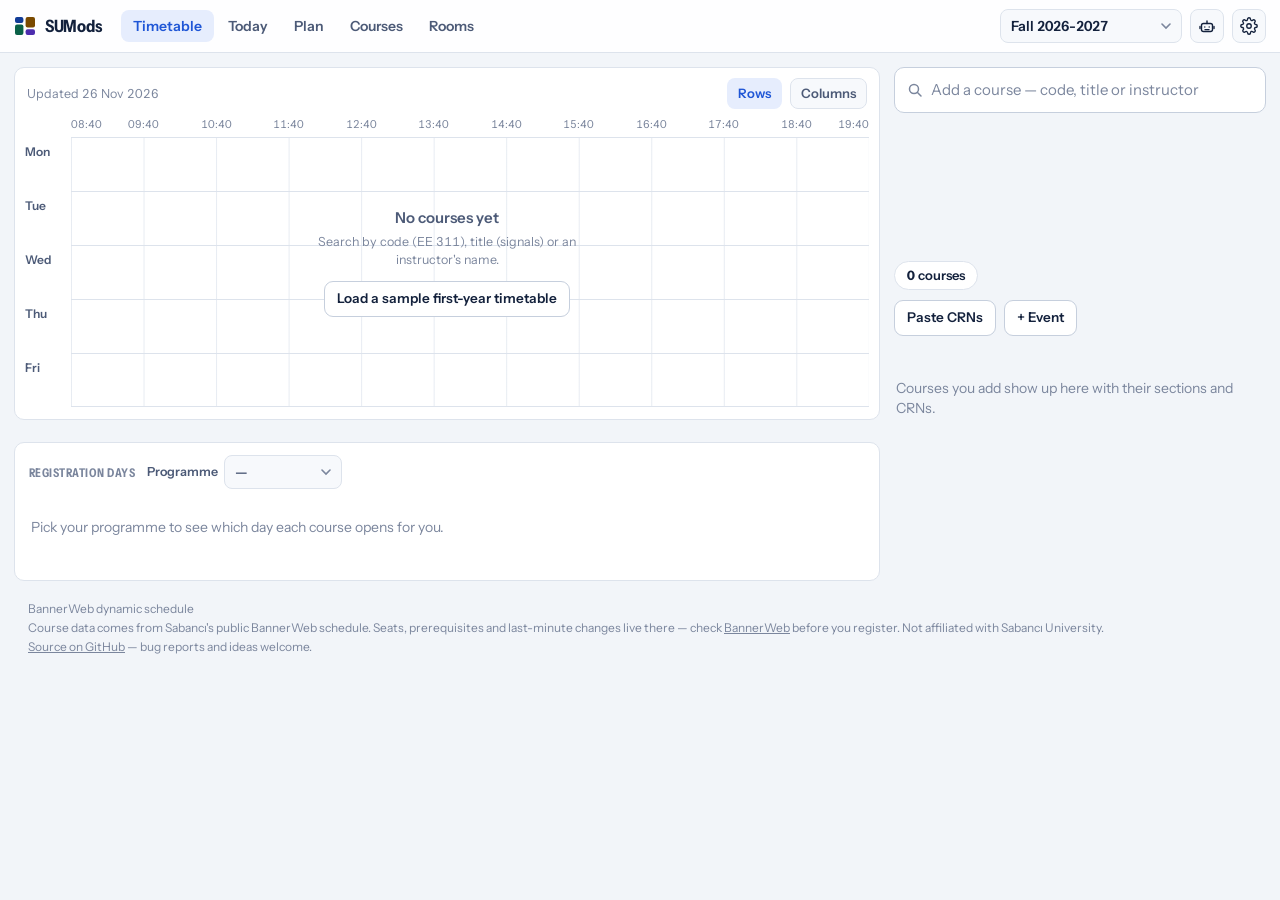
<file: index.html>
<!doctype html>
<html lang="en">
<head>
<meta charset="utf-8">
<meta name="viewport" content="width=device-width, initial-scale=1, viewport-fit=cover">
<title>SUMods — Sabancı timetable planner</title>
<meta name="description" content="Build your Sabancı University timetable from the live BannerWeb schedule: search courses, swap sections, spot clashes and copy CRNs for registration.">
<meta name="theme-color" content="#f2f5f9">
<link rel="preconnect" href="https://fonts.googleapis.com">
<link rel="preconnect" href="https://fonts.gstatic.com" crossorigin>
<link rel="stylesheet" href="https://fonts.googleapis.com/css2?family=Instrument+Sans:wdth,wght@75..100,400..700&display=swap">
<link rel="stylesheet" href="app.css">
<link rel="manifest" href="manifest.webmanifest">
<link rel="apple-touch-icon" href="icons/icon-192.png">
<link rel="icon" href="icons/icon-192.png">
</head>
<body>

<header class="topbar">
  <div class="brand">
    <svg width="22" height="22" viewBox="0 0 22 22" aria-hidden="true">
      <rect x="1" y="2" width="8.4" height="6" rx="2" fill="var(--c0-ink)"></rect>
      <rect x="11.6" y="2" width="9.4" height="10.6" rx="2" fill="var(--c2-ink)"></rect>
      <rect x="1" y="9.6" width="8.4" height="10.4" rx="2" fill="var(--c1-ink)"></rect>
      <rect x="11.6" y="14.2" width="9.4" height="5.8" rx="2" fill="var(--c4-ink)"></rect>
    </svg>
    <span>SUMods</span>
  </div>
  <nav class="tabs" role="tablist" aria-label="Sections">
    <button type="button" role="tab" data-view="timetable" aria-selected="true">Timetable</button>
    <button type="button" role="tab" data-view="today" aria-selected="false">Today</button>
    <button type="button" role="tab" data-view="plan" aria-selected="false">Plan</button>
    <button type="button" role="tab" data-view="courses" aria-selected="false">Courses</button>
    <button type="button" role="tab" data-view="rooms" aria-selected="false">Rooms</button>
  </nav>
  <div class="topbar-right">
    <select class="select" id="term-select" aria-label="Term"></select>
    <button class="icon-btn" id="theme-btn" type="button" aria-label="Theme"></button>
    <button class="icon-btn" id="settings-btn" type="button" aria-label="Settings" title="Settings">
      <svg width="18" height="18" viewBox="0 0 24 24" fill="none" stroke="currentColor" stroke-width="1.8" stroke-linecap="round" stroke-linejoin="round" aria-hidden="true"><circle cx="12" cy="12" r="3"></circle><path d="M19.4 15a1.65 1.65 0 0 0 .33 1.82l.06.06a2 2 0 1 1-2.83 2.83l-.06-.06a1.65 1.65 0 0 0-1.82-.33 1.65 1.65 0 0 0-1 1.51V21a2 2 0 1 1-4 0v-.09A1.65 1.65 0 0 0 9 19.4a1.65 1.65 0 0 0-1.82.33l-.06.06a2 2 0 1 1-2.83-2.83l.06-.06A1.65 1.65 0 0 0 4.68 15a1.65 1.65 0 0 0-1.51-1H3a2 2 0 1 1 0-4h.09A1.65 1.65 0 0 0 4.6 9a1.65 1.65 0 0 0-.33-1.82l-.06-.06a2 2 0 1 1 2.83-2.83l.06.06A1.65 1.65 0 0 0 9 4.68a1.65 1.65 0 0 0 1-1.51V3a2 2 0 1 1 4 0v.09a1.65 1.65 0 0 0 1 1.51 1.65 1.65 0 0 0 1.82-.33l.06-.06a2 2 0 1 1 2.83 2.83l-.06.06A1.65 1.65 0 0 0 19.4 9a1.65 1.65 0 0 0 1.51 1H21a2 2 0 1 1 0 4h-.09a1.65 1.65 0 0 0-1.51 1z"></path></svg>
    </button>
  </div>
</header>

<main>
  <div class="banner" id="preview-banner" hidden>
    <span>You're looking at a shared timetable.</span>
    <label id="preview-events" hidden><input type="checkbox" id="preview-events-cb" checked> Add its <span id="preview-events-n">0</span> custom event(s) as well</label>
    <button class="btn primary" id="preview-keep" type="button">Save as mine</button>
    <button class="btn quiet" id="preview-drop" type="button">Back to my timetable</button>
  </div>

  <!-- ----------------------------------------------------------------- plan -->
  <section class="view" id="view-plan" hidden>
    <div id="plan-body"></div>
  </section>

  <!-- ---------------------------------------------------------------- today -->
  <section class="view" id="view-today" hidden>
    <div class="today-days" id="today-body"></div>
  </section>

  <!-- ------------------------------------------------------------ timetable -->
  <section class="view" id="view-timetable">
    <div class="tt-layout">
      <div class="pane-search">
        <div class="search-wrap">
          <div class="search-field">
            <svg width="16" height="16" viewBox="0 0 16 16" fill="none" stroke="currentColor" stroke-width="1.5" stroke-linecap="round" aria-hidden="true"><circle cx="7" cy="7" r="4.5"></circle><path d="M10.5 10.5L14 14"></path></svg>
            <input id="search" type="search" autocomplete="off" spellcheck="false" placeholder="Add a course — code, title or instructor" aria-label="Add a course">
            <button class="search-clear" id="search-clear" type="button" aria-label="Clear">✕</button>
          </div>
          <div class="results" id="search-results" hidden></div>
        </div>
      </div>

      <div class="pane-grid">
        <div class="swapbar" id="swapbar" hidden></div>
        <div class="card grid-card">
          <div class="tt-toolbar">
            <span class="tt-meta" id="term-note"></span>
            <span class="spacer"></span>
            <button class="chip-btn" type="button" data-orientation="h" title="Days down the side">Rows</button>
            <button class="chip-btn" type="button" data-orientation="v" title="Days across the top">Columns</button>
          </div>
          <div id="grid"></div>
          <p class="tt-hint" id="hint" hidden>Tap a class to see the other slots it's taught in.</p>
        </div>
        <div class="tba-strip" id="tba-strip"></div>
        <div class="regdays card" id="regdays"></div>
      </div>

      <div class="pane-side">
        <div class="summary" id="summary"></div>
        <div class="actions" id="actions"></div>
        <div class="finals" id="finals"></div>
        <div class="course-list" id="course-list"></div>
      </div>
    </div>
  </section>

  <!-- -------------------------------------------------------------- courses -->
  <section class="view" id="view-courses" hidden>
    <div class="filters">
      <div class="search-wrap">
        <div class="search-field">
          <svg width="16" height="16" viewBox="0 0 16 16" fill="none" stroke="currentColor" stroke-width="1.5" stroke-linecap="round" aria-hidden="true"><circle cx="7" cy="7" r="4.5"></circle><path d="M10.5 10.5L14 14"></path></svg>
          <input id="cat-search" type="search" autocomplete="off" placeholder="Filter courses" aria-label="Filter courses">
        </div>
      </div>
      <select class="select" id="cat-subject" aria-label="Subject"></select>
      <div class="seg" id="cat-level">
        <button type="button" data-level="all" aria-pressed="true">All</button>
        <button type="button" data-level="ug" aria-pressed="false">Undergrad</button>
        <button type="button" data-level="gr" aria-pressed="false">Graduate</button>
        <button type="button" data-level="prep" aria-pressed="false">Prep</button>
      </div>
      <span class="cat-sub" id="cat-count"></span>
    </div>
    <div class="catalog" id="catalog"></div>
  </section>

  <!-- ---------------------------------------------------------------- rooms -->
  <section class="view" id="view-rooms" hidden>
    <div class="filters">
      <div class="search-wrap">
        <div class="search-field">
          <svg width="16" height="16" viewBox="0 0 16 16" fill="none" stroke="currentColor" stroke-width="1.5" stroke-linecap="round" aria-hidden="true"><circle cx="7" cy="7" r="4.5"></circle><path d="M10.5 10.5L14 14"></path></svg>
          <input id="room-search" type="search" autocomplete="off" placeholder="Filter rooms, e.g. FENS G0" aria-label="Filter rooms">
        </div>
      </div>
    </div>
    <div id="room-free"></div>
    <div class="room-grid-wrap" id="room-grid-wrap"></div>
  </section>

  <footer>
    <span id="source-note"></span><br>
    Course data comes from Sabancı's public BannerWeb schedule. Seats, prerequisites and last-minute changes live there —
    check <a href="https://suis.sabanciuniv.edu/prod/bwckschd.p_disp_dyn_sched" target="_blank" rel="noopener">BannerWeb</a> before you register.
    Not affiliated with Sabancı University.<br>
    <a href="https://github.com/rauhnacht/sumods" target="_blank" rel="noopener">Source on GitHub</a> — bug reports and ideas welcome.
  </footer>
</main>

<nav class="tabbar" aria-label="Sections">
  <button type="button" data-view="timetable" aria-selected="true">
    <svg width="18" height="18" viewBox="0 0 16 16" fill="none" stroke="currentColor" stroke-width="1.4" aria-hidden="true"><rect x="1.5" y="2.5" width="13" height="11" rx="1.5"></rect><path d="M1.5 6h13M6 6v7.5"></path></svg>
    Timetable
  </button>
  <button type="button" data-view="today" aria-selected="false">
    <svg width="18" height="18" viewBox="0 0 16 16" fill="none" stroke="currentColor" stroke-width="1.4" aria-hidden="true"><circle cx="8" cy="8" r="6.2"></circle><path d="M8 4.6V8l2.4 1.6"></path></svg>
    Today
  </button>
  <button type="button" data-view="plan" aria-selected="false">
    <svg width="18" height="18" viewBox="0 0 16 16" fill="none" stroke="currentColor" stroke-width="1.4" aria-hidden="true"><rect x="1.8" y="2.6" width="12.4" height="10.8" rx="1.6"></rect><path d="M1.8 6.2h12.4M5.6 6.2v7.2M10 2.6v10.8"></path></svg>
    Plan
  </button>
  <button type="button" data-view="courses" aria-selected="false">
    <svg width="18" height="18" viewBox="0 0 16 16" fill="none" stroke="currentColor" stroke-width="1.4" aria-hidden="true"><path d="M2.5 3.5h4a2 2 0 012 2v8a1.6 1.6 0 00-1.4-1H2.5zM13.5 3.5h-4a2 2 0 00-2 2v8a1.6 1.6 0 011.4-1h4.6z"></path></svg>
    Courses
  </button>
  <button type="button" data-view="rooms" aria-selected="false">
    <svg width="18" height="18" viewBox="0 0 16 16" fill="none" stroke="currentColor" stroke-width="1.4" aria-hidden="true"><path d="M4 2.5h8v11H4z"></path><circle cx="9.7" cy="8.2" r=".7" fill="currentColor" stroke="none"></circle></svg>
    Rooms
  </button>
</nav>

<div id="toast-host"></div>

<dialog id="dlg-crn">
  <div class="dlg-head">
    <h2>CRNs</h2>
    <button class="icon-btn" type="button" data-close aria-label="Close">✕</button>
  </div>
  <div class="dlg-body" id="crn-body"></div>
</dialog>

<dialog id="dlg-course">
  <div class="dlg-head">
    <h2 id="course-dlg-title">Course</h2>
    <button class="icon-btn" type="button" data-close aria-label="Close">✕</button>
  </div>
  <div class="dlg-body" id="course-body"></div>
  <div class="dlg-foot">
    <button class="btn primary" id="course-add" type="button">Add to timetable</button>
    <button class="btn quiet" type="button" data-close>Close</button>
  </div>
</dialog>

<dialog id="dlg-requirements" class="dlg-wide">
  <div class="dlg-head">
    <h2 id="req-dlg-title">Programme</h2>
    <button class="icon-btn" type="button" data-close aria-label="Close">✕</button>
  </div>
  <div class="req-tabs" id="req-tabs"></div>
  <div class="dlg-body" id="req-dlg-body"></div>
  <div class="dlg-foot">
    <button class="btn quiet" type="button" data-close>Close</button>
  </div>
</dialog>

<dialog id="dlg-finder" class="dlg-wide">
  <div class="dlg-head">
    <h2>Course finder</h2>
    <button class="icon-btn" type="button" data-close aria-label="Close">✕</button>
  </div>
  <div class="dlg-body">
    <p class="cat-sub">Courses that fit around what you already have — with your sections where they are, or after moving some of them.</p>
    <div class="fd-filters">
      <input id="fd-q" class="fd-input" type="search" placeholder="Code or title" autocomplete="off">
      <select class="select" id="fd-subj"></select>
      <select class="select" id="fd-level"><option value="">All levels</option><option value="UG">Undergraduate</option><option value="GR">Graduate</option><option value="PREP">Preparatory</option></select>
      <select class="select" id="fd-req"></select>
    </div>
    <div class="fd-toggles">
      <label><input type="checkbox" id="fd-move" checked> Allow moving my sections</label>
      <label><input type="checkbox" id="fd-seats"> Only sections with seats left</label>
      <label><input type="checkbox" id="fd-taken" checked> Hide courses I've passed</label>
    </div>
    <p class="cat-sub" id="fd-status"></p>
    <div id="fd-results" class="fd-results"></div>
  </div>
</dialog>

<dialog id="dlg-settings" class="dlg-wide">
  <div class="dlg-head">
    <h2>Settings</h2>
    <button class="icon-btn" type="button" data-close aria-label="Close">✕</button>
  </div>
  <div class="dlg-body" id="settings-body"></div>
</dialog>

<dialog id="dlg-event">
  <div class="dlg-head">
    <h2>Your own event</h2>
    <button class="icon-btn" type="button" data-close aria-label="Close">✕</button>
  </div>
  <div class="dlg-body">
    <p>Club meetings, a job, the gym — anything that isn't a course. It takes part in clash checks,
       the optimiser, the calendar file and the image.</p>
    <div class="event-grid">
      <label class="full">Title<input type="text" id="event-title" maxlength="40" placeholder="IEEE board meeting"></label>
      <label>Day<select class="select" id="event-day"></select></label>
      <label>Starts<input type="time" id="event-start" step="300"></label>
      <label>Ends<input type="time" id="event-end" step="300"></label>
      <label class="full">Where<input type="text" id="event-place" maxlength="40" placeholder="UC G030"></label>
    </div>
    <div class="palette" id="event-colors"></div>
  </div>
  <div class="dlg-foot">
    <button class="btn primary" id="event-save" type="button">Save</button>
    <button class="btn quiet" id="event-delete" type="button" hidden>Delete</button>
    <button class="btn quiet" type="button" data-close>Cancel</button>
  </div>
</dialog>

<dialog id="dlg-import">
  <div class="dlg-head">
    <h2>Import transcript</h2>
    <button class="icon-btn" type="button" data-close aria-label="Close">✕</button>
  </div>
  <div class="dlg-body" id="import-body"></div>
  <div class="dlg-foot">
    <button class="btn primary" id="import-apply" type="button" disabled>Add to my plan</button>
    <button class="btn quiet" type="button" data-close>Cancel</button>
  </div>
</dialog>

<dialog id="dlg-image">
  <div class="dlg-head">
    <h2>Save as image</h2>
    <button class="icon-btn" type="button" data-close aria-label="Close">✕</button>
  </div>
  <div class="dlg-body" id="image-body"></div>
  <div class="dlg-foot">
    <button class="btn primary" id="image-run" type="button">Save image</button>
    <button class="btn quiet" type="button" data-close>Cancel</button>
  </div>
</dialog>

<dialog id="dlg-export">
  <div class="dlg-head">
    <h2>Add to calendar</h2>
    <button class="icon-btn" type="button" data-close aria-label="Close">✕</button>
  </div>
  <div class="dlg-body" id="export-body"></div>
  <div class="dlg-foot">
    <button class="btn primary" id="export-run" type="button">Download .ics</button>
    <button class="btn quiet" type="button" data-close>Cancel</button>
  </div>
</dialog>

<dialog id="dlg-arrange">
  <div class="dlg-head">
    <h2>Optimiser</h2>
    <button class="icon-btn" type="button" data-close aria-label="Close">✕</button>
  </div>
  <div class="dlg-body">
    <p>Goes through every valid section combination of the courses in your timetable and ranks the
       ones that fit what you ask for. Nothing changes until you pick an option.</p>
    <div class="opt-grid">
      <label>No class before<select class="select" id="opt-earliest">
        <option value="0">any time</option>
        <option value="580">09:40</option>
        <option value="640">10:40</option>
        <option value="700">11:40</option>
        <option value="760">12:40</option>
      </select></label>
      <label>Done by<select class="select" id="opt-latest">
        <option value="0">any time</option>
        <option value="930">15:30</option>
        <option value="990">16:30</option>
        <option value="1050">17:30</option>
        <option value="1110">18:30</option>
      </select></label>
    </div>
    <label class="opt"><input type="checkbox" id="opt-lunch"><span>Keep 12:40–13:30 free for lunch</span></label>
    <label class="opt"><input type="checkbox" id="opt-days" checked><span>Fewer days on campus</span></label>
    <label class="opt"><input type="checkbox" id="opt-gaps" checked><span>Fewer gaps between classes</span></label>
    <label class="opt"><input type="checkbox" id="opt-keep"><span>Keep the lecture sections I chose</span></label>
    <div class="opt" style="padding-bottom:0"><span>Keep a day clear</span></div>
    <div class="daychips">
      <button type="button" data-day="0" aria-pressed="false">Mon</button>
      <button type="button" data-day="1" aria-pressed="false">Tue</button>
      <button type="button" data-day="2" aria-pressed="false">Wed</button>
      <button type="button" data-day="3" aria-pressed="false">Thu</button>
      <button type="button" data-day="4" aria-pressed="false">Fri</button>
    </div>
    <div id="arrange-results"></div>
  </div>
  <div class="dlg-foot">
    <button class="btn primary" id="arrange-run" type="button">Find options</button>
    <button class="btn quiet" type="button" data-close>Close</button>
  </div>
</dialog>

<script src="config.js"></script>
<script src="app.js"></script>
<script>
  // offline use on a deployed site; the bundled single-file build carries its own data
  if ('serviceWorker' in navigator && location.protocol.startsWith('http') && !window.SUMODS_DATA) {
    window.addEventListener('load', () => navigator.serviceWorker.register('sw.js').catch(() => {}));
  }
</script>
</body>
</html>
</file>
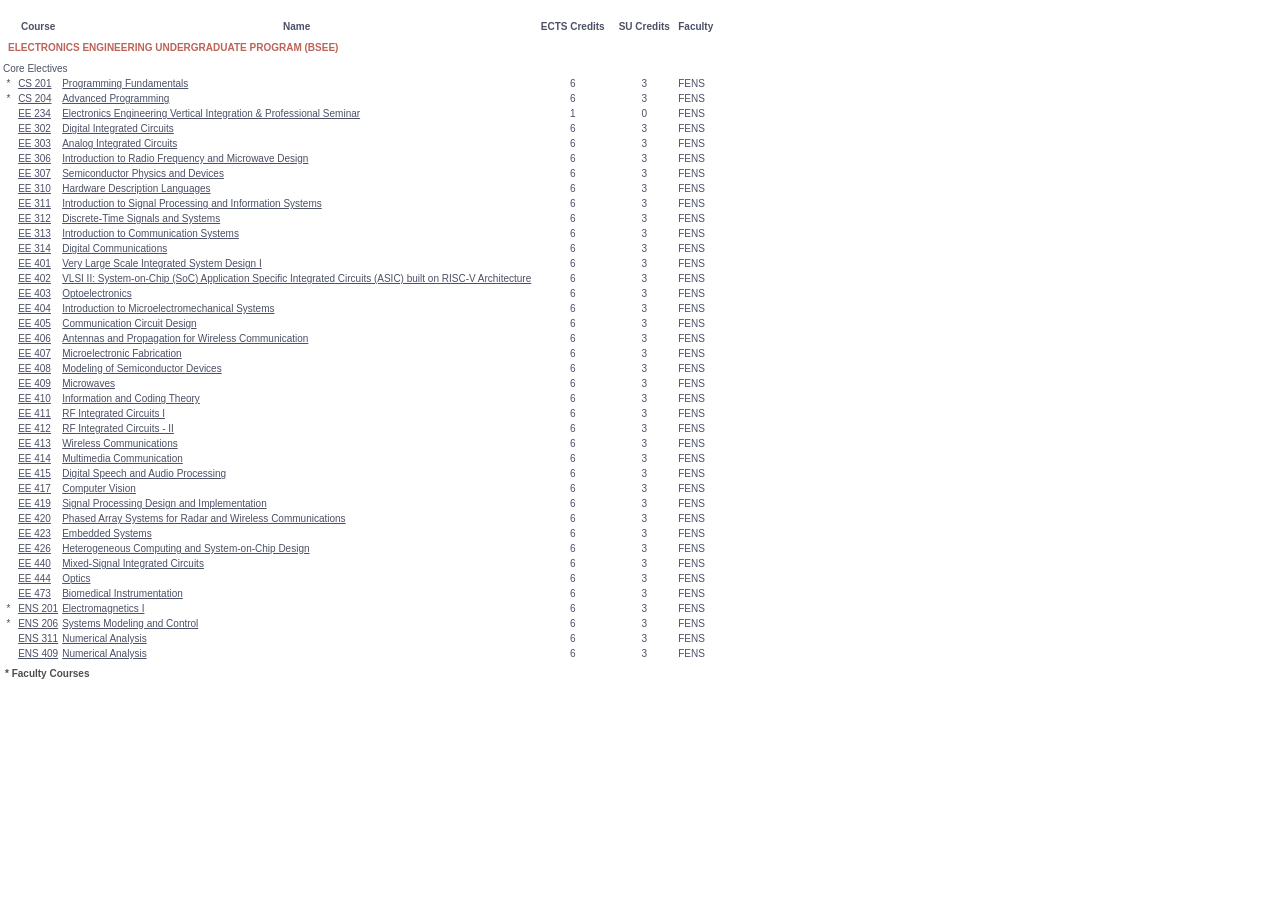
<file: core.html>
<html>
<head>
<meta charset="utf-8"/>

        <!-- Global site tag (gtag.js) - Google Analytics -->
        <script async src="https://www.googletagmanager.com/gtag/js?id=UA-87158618-4"></script>
        <script>
         window.dataLayer = window.dataLayer || [];
         function gtag(){dataLayer.push(arguments);}
         gtag("js", new Date());
        
         gtag("config", "UA-87158618-4");
        </script>
    
    
    

        <style type="text/css">
        <!--
          BODY {    MARGIN: 0px; COLOR: #4b5065; FONT-FAMILY: Arial, Helvetica, Tahoma; BACKGROUND-COLOR: #ffffff}
          A    {    FONT-SIZE: 10px; COLOR: #4b5065; LINE-HEIGHT: normal; FONT-FAMILY: Verdana, Arial, Helvetica, sans-serif}
          H1   {    PADDING-RIGHT: 5px; MARGIN-TOP: 6px; PADDING-LEFT: 5px; FONT-SIZE: 10px; MARGIN-BOTTOM: 6px; PADDING-BOTTOM: 0px; VERTICAL-ALIGN: top; COLOR: #bb6458; LINE-HEIGHT: normal; PADDING-TOP: 0px; FONT-FAMILY: Verdana, Arial, Helvetica, sans-serif}
          H2   {    PADDING-RIGHT: 5px; PADDING-LEFT: 5px; FONT-SIZE: 10px; PADDING-BOTTOM: 5px; VERTICAL-ALIGN: top; COLOR: #bb6458; LINE-HEIGHT: normal; PADDING-TOP: 5px; FONT-FAMILY: Verdana, Arial, Helvetica, sans-serif}
          H3   {    PADDING-RIGHT: 5px; PADDING-LEFT: 5px; FONT-SIZE: 10px; PADDING-BOTTOM: 5px; VERTICAL-ALIGN: top; COLOR: #4b5065; LINE-HEIGHT: normal; PADDING-TOP: 5px; FONT-FAMILY: Verdana, Arial, Helvetica, sans-serif}
          H4   {    PADDING-RIGHT: 5px; PADDING-LEFT: 5px; FONT-SIZE: 10px; PADDING-BOTTOM: 5px; VERTICAL-ALIGN: top; COLOR: #4b5065; LINE-HEIGHT: normal; PADDING-TOP: 5px; FONT-FAMILY: Verdana, Arial, Helvetica, sans-serif}
          H5   {    PADDING-RIGHT: 5px; MARGIN-TOP: 6px; PADDING-LEFT: 5px; FONT-SIZE: 10px; MARGIN-BOTTOM: 6px; PADDING-BOTTOM: 0px; VERTICAL-ALIGN: top; COLOR: #bb6458; LINE-HEIGHT: normal; PADDING-TOP: 0px; FONT-FAMILY: Verdana, Arial, Helvetica, sans-serif}
          P    {    PADDING-RIGHT: 5px; MARGIN-TOP: 6px; PADDING-LEFT: 5px; FONT-SIZE: 10px; MARGIN-BOTTOM: 6px; PADDING-BOTTOM: 0px; VERTICAL-ALIGN: top; COLOR: #4d4d4d; LINE-HEIGHT: normal; PADDING-TOP: 0px; FONT-FAMILY: Verdana, Arial, Helvetica, sans-serif}
          BLOCKQUOTE {    PADDING-RIGHT: 0px; PADDING-LEFT: 0px; FONT-SIZE: 10px; PADDING-BOTTOM: 0px; VERTICAL-ALIGN: top; COLOR: #4d4d4d; LINE-HEIGHT: normal; MARGIN-RIGHT: 0px; PADDING-TOP: 0px; FONT-FAMILY: Verdana, Arial, Helvetica, sans-serif; TEXT-ALIGN: left}
          PRE  {    PADDING-RIGHT: 5px; PADDING-LEFT: 5px; FONT-SIZE: 10px; PADDING-BOTTOM: 5px; VERTICAL-ALIGN: top; COLOR: #4d4d4d; LINE-HEIGHT: normal; PADDING-TOP: 5px; FONT-FAMILY: Verdana, Arial, Helvetica, sans-serif; TEXT-ALIGN: left}
          UL   {    PADDING-RIGHT: 5px; PADDING-LEFT: 5px; FONT-SIZE: 10px; PADDING-BOTTOM: 5px; MARGIN-LEFT: 10px; VERTICAL-ALIGN: top; COLOR: #4d4d4d; LINE-HEIGHT: normal; PADDING-TOP: 5px; FONT-FAMILY: Verdana, Arial, Helvetica, sans-serif; TEXT-ALIGN: left}
          OL   {    PADDING-RIGHT: 5px; PADDING-LEFT: 5px; FONT-SIZE: 10px; PADDING-BOTTOM: 5px; MARGIN-LEFT: 15px; VERTICAL-ALIGN: top; COLOR: #4d4d4d; LINE-HEIGHT: normal; PADDING-TOP: 5px; FONT-FAMILY: Verdana, Arial, Helvetica, sans-serif; TEXT-ALIGN: left}
          LI   {    PADDING-RIGHT: 5px; PADDING-LEFT: 5px; FONT-SIZE: 10px; PADDING-BOTTOM: 5px; MARGIN-LEFT: 20px; COLOR: #4d4d4d; LINE-HEIGHT: normal; PADDING-TOP: 5px; FONT-FAMILY: Verdana, Arial, Helvetica, sans-serif; TEXT-ALIGN: left}
          DL   {    PADDING-RIGHT: 5px; PADDING-LEFT: 5px; FONT-SIZE: 10px; PADDING-BOTTOM: 5px; VERTICAL-ALIGN: top; COLOR: #4b5065; LINE-HEIGHT: normal; PADDING-TOP: 5px; FONT-FAMILY: Verdana, Arial, Helvetica, sans-serif; TEXT-ALIGN: left}
          DT   {    PADDING-RIGHT: 5px; PADDING-LEFT: 5px; FONT-SIZE: 10px; PADDING-BOTTOM: 5px; VERTICAL-ALIGN: top; COLOR: #4b5065; LINE-HEIGHT: normal; PADDING-TOP: 5px; FONT-FAMILY: Verdana, Arial, Helvetica, sans-serif; TEXT-ALIGN: left}
          DD   {    PADDING-RIGHT: 5px; PADDING-LEFT: 5px; FONT-SIZE: 10px; PADDING-BOTTOM: 5px; VERTICAL-ALIGN: top; COLOR: #4b5065; LINE-HEIGHT: normal; PADDING-TOP: 5px; FONT-FAMILY: Verdana, Arial, Helvetica, sans-serif; TEXT-ALIGN: left}
          TH   {    FONT-SIZE: 10px; LINE-HEIGHT: normal; FONT-FAMILY: Verdana, Arial, Helvetica, sans-serif}
          TD   {    FONT-SIZE: 10px; LINE-HEIGHT: normal; FONT-FAMILY: Verdana, Arial, Helvetica, sans-serif}
          TABLE    {    }
          P.none   {    PADDING-RIGHT: 4px; PADDING-LEFT: 4px; FONT-SIZE: 10px; PADDING-BOTTOM: 4px; MARGIN: 0px; COLOR: #4b5065; PADDING-TOP: 4px; FONT-FAMILY: Verdana, Arial, Helvetica, sans-serif}
          .nobold  {    FONT-WEIGHT: normal}
          P.haber  {    MARGIN-TOP: 3pt; FONT-WEIGHT: bold; FONT-SIZE: 10px; MARGIN-BOTTOM: 3pt; COLOR: #4b5065; FONT-FAMILY: Verdana, Arial, Helvetica, sans-serif}
          A.haber  {    MARGIN-TOP: 3pt; FONT-WEIGHT: bold; FONT-SIZE: 10px; MARGIN-BOTTOM: 3pt; COLOR: #4b5065; FONT-FAMILY: Verdana, Arial, Helvetica, sans-serif; TEXT-DECORATION: none}
          A.haber1 {    MARGIN-TOP: 0pt; FONT-WEIGHT: bold; FONT-SIZE: 10px; MARGIN-BOTTOM: 0pt; COLOR: #4b5065; FONT-FAMILY: Verdana, Arial, Helvetica, sans-serif; TEXT-DECORATION: none}
          P.haber1 {    MARGIN-TOP: 9px; MARGIN-BOTTOM: 9px}
          A.SolMenu {    PADDING-RIGHT: 0px; MARGIN-TOP: 0px; PADDING-LEFT: 0px; FONT-SIZE: 9px; MARGIN-BOTTOM: 0px; PADDING-BOTTOM: 0px; COLOR: white; PADDING-TOP: 0px; FONT-FAMILY: Arial; TEXT-DECORATION: none}
          A.SagMenu {    PADDING-RIGHT: 0px; MARGIN-TOP: 0px; PADDING-LEFT: 0px; FONT-SIZE: 9px; MARGIN-BOTTOM: 0px; PADDING-BOTTOM: 0px; COLOR: black; PADDING-TOP: 0px; FONT-FAMILY: Arial; TEXT-DECORATION: none}
          SPAN.SagMenu  {    PADDING-RIGHT: 0px; MARGIN-TOP: 0px; PADDING-LEFT: 0px; FONT-SIZE: 9px; MARGIN-BOTTOM: 0px; PADDING-BOTTOM: 0px; COLOR: black; PADDING-TOP: 0px; FONT-FAMILY: Arial; TEXT-DECORATION: none}
          P.SagMenu     {    PADDING-RIGHT: 5px; MARGIN-TOP: 0px; PADDING-LEFT: 5px; FONT-SIZE: 9px; MARGIN-BOTTOM: 0px; PADDING-BOTTOM: 5px; COLOR: black; PADDING-TOP: 5px; FONT-FAMILY: Arial}
          P.sayfabaslik {    PADDING-RIGHT: 5px; PADDING-LEFT: 5px; FONT-WEIGHT: bold; FONT-SIZE: 10px; MARGIN-BOTTOM: 0px; PADDING-BOTTOM: 5px; VERTICAL-ALIGN: top; COLOR: #bb6458; LINE-HEIGHT: normal; PADDING-TOP: 5px; FONT-FAMILY: Verdana, Arial, Helvetica, sans-serif}
          .darli        {    PADDING-RIGHT: 0px; MARGIN-TOP: 0px; PADDING-LEFT: 0px; MARGIN-BOTTOM: 0px; PADDING-BOTTOM: 0px; PADDING-TOP: 0px }        
        -->
        </style> 
     
</head>
<body>
<table >
<tr>
<td colspan="5"><a href="SU_DEGREE.p_degree_detail?P_TERM=202401&P_PROGRAM=BSEE&P_SUBMIT=A&P_LANG=EN&P_LEVEL=UG" style="text-decoration:none"><h1>ELECTRONICS ENGINEERING UNDERGRADUATE PROGRAM (BSEE)</h1></a></td>
</tr>
<tr>
<td colspan="4">Core Electives</td>
</tr>
<br />
<thead>
<tr>
<th>&nbsp;</th>
<th>Course</th>
<th>Name</th>
<th>ECTS Credits</th>
<th>SU Credits</th>
<th>Faculty</th>
</tr>
</thead>
<tr>
<td><center>&nbsp;*&nbsp;</center></td>
<td nowrap="nowrap"><a href="sabanci_www.p_get_courses?levl_code=UG&subj_code=CS&crse_numb=201&lang=eng" >CS 201</a></td>
<td><a href="sabanci_www.p_get_courses?levl_code=UG&subj_code=CS&crse_numb=201&lang=eng" >Programming Fundamentals</a></td>
<td style="width:75px;text-align:center;">6</td>
<td style="width:60px;text-align:center;">3</td>
<td>FENS</td>
</tr>
<tr>
<td><center>&nbsp;*&nbsp;</center></td>
<td nowrap="nowrap"><a href="sabanci_www.p_get_courses?levl_code=UG&subj_code=CS&crse_numb=204&lang=eng" >CS 204</a></td>
<td><a href="sabanci_www.p_get_courses?levl_code=UG&subj_code=CS&crse_numb=204&lang=eng" >Advanced Programming</a></td>
<td style="width:75px;text-align:center;">6</td>
<td style="width:60px;text-align:center;">3</td>
<td>FENS</td>
</tr>
<tr>
<td>&nbsp;&nbsp;&nbsp;&nbsp;</td>
<td nowrap="nowrap"><a href="sabanci_www.p_get_courses?levl_code=UG&subj_code=EE&crse_numb=234&lang=eng" >EE 234</a></td>
<td><a href="sabanci_www.p_get_courses?levl_code=UG&subj_code=EE&crse_numb=234&lang=eng" >Electronics Engineering Vertical Integration & Professional Seminar</a></td>
<td style="width:75px;text-align:center;">1</td>
<td style="width:60px;text-align:center;">0</td>
<td>FENS</td>
</tr>
<tr>
<td>&nbsp;&nbsp;&nbsp;&nbsp;</td>
<td nowrap="nowrap"><a href="sabanci_www.p_get_courses?levl_code=UG&subj_code=EE&crse_numb=302&lang=eng" >EE 302</a></td>
<td><a href="sabanci_www.p_get_courses?levl_code=UG&subj_code=EE&crse_numb=302&lang=eng" >Digital Integrated Circuits</a></td>
<td style="width:75px;text-align:center;">6</td>
<td style="width:60px;text-align:center;">3</td>
<td>FENS</td>
</tr>
<tr>
<td>&nbsp;&nbsp;&nbsp;&nbsp;</td>
<td nowrap="nowrap"><a href="sabanci_www.p_get_courses?levl_code=UG&subj_code=EE&crse_numb=303&lang=eng" >EE 303</a></td>
<td><a href="sabanci_www.p_get_courses?levl_code=UG&subj_code=EE&crse_numb=303&lang=eng" >Analog Integrated Circuits</a></td>
<td style="width:75px;text-align:center;">6</td>
<td style="width:60px;text-align:center;">3</td>
<td>FENS</td>
</tr>
<tr>
<td>&nbsp;&nbsp;&nbsp;&nbsp;</td>
<td nowrap="nowrap"><a href="sabanci_www.p_get_courses?levl_code=UG&subj_code=EE&crse_numb=306&lang=eng" >EE 306</a></td>
<td><a href="sabanci_www.p_get_courses?levl_code=UG&subj_code=EE&crse_numb=306&lang=eng" >Introduction to Radio Frequency and Microwave Design</a></td>
<td style="width:75px;text-align:center;">6</td>
<td style="width:60px;text-align:center;">3</td>
<td>FENS</td>
</tr>
<tr>
<td>&nbsp;&nbsp;&nbsp;&nbsp;</td>
<td nowrap="nowrap"><a href="sabanci_www.p_get_courses?levl_code=UG&subj_code=EE&crse_numb=307&lang=eng" >EE 307</a></td>
<td><a href="sabanci_www.p_get_courses?levl_code=UG&subj_code=EE&crse_numb=307&lang=eng" >Semiconductor Physics and Devices</a></td>
<td style="width:75px;text-align:center;">6</td>
<td style="width:60px;text-align:center;">3</td>
<td>FENS</td>
</tr>
<tr>
<td>&nbsp;&nbsp;&nbsp;&nbsp;</td>
<td nowrap="nowrap"><a href="sabanci_www.p_get_courses?levl_code=UG&subj_code=EE&crse_numb=310&lang=eng" >EE 310</a></td>
<td><a href="sabanci_www.p_get_courses?levl_code=UG&subj_code=EE&crse_numb=310&lang=eng" >Hardware Description Languages</a></td>
<td style="width:75px;text-align:center;">6</td>
<td style="width:60px;text-align:center;">3</td>
<td>FENS</td>
</tr>
<tr>
<td>&nbsp;&nbsp;&nbsp;&nbsp;</td>
<td nowrap="nowrap"><a href="sabanci_www.p_get_courses?levl_code=UG&subj_code=EE&crse_numb=311&lang=eng" >EE 311</a></td>
<td><a href="sabanci_www.p_get_courses?levl_code=UG&subj_code=EE&crse_numb=311&lang=eng" >Introduction to Signal Processing and Information Systems</a></td>
<td style="width:75px;text-align:center;">6</td>
<td style="width:60px;text-align:center;">3</td>
<td>FENS</td>
</tr>
<tr>
<td>&nbsp;&nbsp;&nbsp;&nbsp;</td>
<td nowrap="nowrap"><a href="sabanci_www.p_get_courses?levl_code=UG&subj_code=EE&crse_numb=312&lang=eng" >EE 312</a></td>
<td><a href="sabanci_www.p_get_courses?levl_code=UG&subj_code=EE&crse_numb=312&lang=eng" >Discrete-Time Signals and Systems</a></td>
<td style="width:75px;text-align:center;">6</td>
<td style="width:60px;text-align:center;">3</td>
<td>FENS</td>
</tr>
<tr>
<td>&nbsp;&nbsp;&nbsp;&nbsp;</td>
<td nowrap="nowrap"><a href="sabanci_www.p_get_courses?levl_code=UG&subj_code=EE&crse_numb=313&lang=eng" >EE 313</a></td>
<td><a href="sabanci_www.p_get_courses?levl_code=UG&subj_code=EE&crse_numb=313&lang=eng" >Introduction to Communication Systems</a></td>
<td style="width:75px;text-align:center;">6</td>
<td style="width:60px;text-align:center;">3</td>
<td>FENS</td>
</tr>
<tr>
<td>&nbsp;&nbsp;&nbsp;&nbsp;</td>
<td nowrap="nowrap"><a href="sabanci_www.p_get_courses?levl_code=UG&subj_code=EE&crse_numb=314&lang=eng" >EE 314</a></td>
<td><a href="sabanci_www.p_get_courses?levl_code=UG&subj_code=EE&crse_numb=314&lang=eng" >Digital Communications</a></td>
<td style="width:75px;text-align:center;">6</td>
<td style="width:60px;text-align:center;">3</td>
<td>FENS</td>
</tr>
<tr>
<td>&nbsp;&nbsp;&nbsp;&nbsp;</td>
<td nowrap="nowrap"><a href="sabanci_www.p_get_courses?levl_code=UG&subj_code=EE&crse_numb=401&lang=eng" >EE 401</a></td>
<td><a href="sabanci_www.p_get_courses?levl_code=UG&subj_code=EE&crse_numb=401&lang=eng" >Very Large Scale Integrated System Design I</a></td>
<td style="width:75px;text-align:center;">6</td>
<td style="width:60px;text-align:center;">3</td>
<td>FENS</td>
</tr>
<tr>
<td>&nbsp;&nbsp;&nbsp;&nbsp;</td>
<td nowrap="nowrap"><a href="sabanci_www.p_get_courses?levl_code=UG&subj_code=EE&crse_numb=402&lang=eng" >EE 402</a></td>
<td><a href="sabanci_www.p_get_courses?levl_code=UG&subj_code=EE&crse_numb=402&lang=eng" >VLSI II: System-on-Chip (SoC) Application Specific Integrated Circuits (ASIC) built on RISC-V Architecture</a></td>
<td style="width:75px;text-align:center;">6</td>
<td style="width:60px;text-align:center;">3</td>
<td>FENS</td>
</tr>
<tr>
<td>&nbsp;&nbsp;&nbsp;&nbsp;</td>
<td nowrap="nowrap"><a href="sabanci_www.p_get_courses?levl_code=UG&subj_code=EE&crse_numb=403&lang=eng" >EE 403</a></td>
<td><a href="sabanci_www.p_get_courses?levl_code=UG&subj_code=EE&crse_numb=403&lang=eng" >Optoelectronics</a></td>
<td style="width:75px;text-align:center;">6</td>
<td style="width:60px;text-align:center;">3</td>
<td>FENS</td>
</tr>
<tr>
<td>&nbsp;&nbsp;&nbsp;&nbsp;</td>
<td nowrap="nowrap"><a href="sabanci_www.p_get_courses?levl_code=UG&subj_code=EE&crse_numb=404&lang=eng" >EE 404</a></td>
<td><a href="sabanci_www.p_get_courses?levl_code=UG&subj_code=EE&crse_numb=404&lang=eng" >Introduction to Microelectromechanical Systems</a></td>
<td style="width:75px;text-align:center;">6</td>
<td style="width:60px;text-align:center;">3</td>
<td>FENS</td>
</tr>
<tr>
<td>&nbsp;&nbsp;&nbsp;&nbsp;</td>
<td nowrap="nowrap"><a href="sabanci_www.p_get_courses?levl_code=UG&subj_code=EE&crse_numb=405&lang=eng" >EE 405</a></td>
<td><a href="sabanci_www.p_get_courses?levl_code=UG&subj_code=EE&crse_numb=405&lang=eng" >Communication Circuit Design</a></td>
<td style="width:75px;text-align:center;">6</td>
<td style="width:60px;text-align:center;">3</td>
<td>FENS</td>
</tr>
<tr>
<td>&nbsp;&nbsp;&nbsp;&nbsp;</td>
<td nowrap="nowrap"><a href="sabanci_www.p_get_courses?levl_code=UG&subj_code=EE&crse_numb=406&lang=eng" >EE 406</a></td>
<td><a href="sabanci_www.p_get_courses?levl_code=UG&subj_code=EE&crse_numb=406&lang=eng" >Antennas and Propagation for Wireless Communication</a></td>
<td style="width:75px;text-align:center;">6</td>
<td style="width:60px;text-align:center;">3</td>
<td>FENS</td>
</tr>
<tr>
<td>&nbsp;&nbsp;&nbsp;&nbsp;</td>
<td nowrap="nowrap"><a href="sabanci_www.p_get_courses?levl_code=UG&subj_code=EE&crse_numb=407&lang=eng" >EE 407</a></td>
<td><a href="sabanci_www.p_get_courses?levl_code=UG&subj_code=EE&crse_numb=407&lang=eng" >Microelectronic Fabrication</a></td>
<td style="width:75px;text-align:center;">6</td>
<td style="width:60px;text-align:center;">3</td>
<td>FENS</td>
</tr>
<tr>
<td>&nbsp;&nbsp;&nbsp;&nbsp;</td>
<td nowrap="nowrap"><a href="sabanci_www.p_get_courses?levl_code=UG&subj_code=EE&crse_numb=408&lang=eng" >EE 408</a></td>
<td><a href="sabanci_www.p_get_courses?levl_code=UG&subj_code=EE&crse_numb=408&lang=eng" >Modeling of Semiconductor Devices</a></td>
<td style="width:75px;text-align:center;">6</td>
<td style="width:60px;text-align:center;">3</td>
<td>FENS</td>
</tr>
<tr>
<td>&nbsp;&nbsp;&nbsp;&nbsp;</td>
<td nowrap="nowrap"><a href="sabanci_www.p_get_courses?levl_code=UG&subj_code=EE&crse_numb=409&lang=eng" >EE 409</a></td>
<td><a href="sabanci_www.p_get_courses?levl_code=UG&subj_code=EE&crse_numb=409&lang=eng" >Microwaves</a></td>
<td style="width:75px;text-align:center;">6</td>
<td style="width:60px;text-align:center;">3</td>
<td>FENS</td>
</tr>
<tr>
<td>&nbsp;&nbsp;&nbsp;&nbsp;</td>
<td nowrap="nowrap"><a href="sabanci_www.p_get_courses?levl_code=UG&subj_code=EE&crse_numb=410&lang=eng" >EE 410</a></td>
<td><a href="sabanci_www.p_get_courses?levl_code=UG&subj_code=EE&crse_numb=410&lang=eng" >Information and Coding Theory</a></td>
<td style="width:75px;text-align:center;">6</td>
<td style="width:60px;text-align:center;">3</td>
<td>FENS</td>
</tr>
<tr>
<td>&nbsp;&nbsp;&nbsp;&nbsp;</td>
<td nowrap="nowrap"><a href="sabanci_www.p_get_courses?levl_code=UG&subj_code=EE&crse_numb=411&lang=eng" >EE 411</a></td>
<td><a href="sabanci_www.p_get_courses?levl_code=UG&subj_code=EE&crse_numb=411&lang=eng" >RF Integrated Circuits I</a></td>
<td style="width:75px;text-align:center;">6</td>
<td style="width:60px;text-align:center;">3</td>
<td>FENS</td>
</tr>
<tr>
<td>&nbsp;&nbsp;&nbsp;&nbsp;</td>
<td nowrap="nowrap"><a href="sabanci_www.p_get_courses?levl_code=UG&subj_code=EE&crse_numb=412&lang=eng" >EE 412</a></td>
<td><a href="sabanci_www.p_get_courses?levl_code=UG&subj_code=EE&crse_numb=412&lang=eng" >RF Integrated Circuits - II</a></td>
<td style="width:75px;text-align:center;">6</td>
<td style="width:60px;text-align:center;">3</td>
<td>FENS</td>
</tr>
<tr>
<td>&nbsp;&nbsp;&nbsp;&nbsp;</td>
<td nowrap="nowrap"><a href="sabanci_www.p_get_courses?levl_code=UG&subj_code=EE&crse_numb=413&lang=eng" >EE 413</a></td>
<td><a href="sabanci_www.p_get_courses?levl_code=UG&subj_code=EE&crse_numb=413&lang=eng" >Wireless Communications</a></td>
<td style="width:75px;text-align:center;">6</td>
<td style="width:60px;text-align:center;">3</td>
<td>FENS</td>
</tr>
<tr>
<td>&nbsp;&nbsp;&nbsp;&nbsp;</td>
<td nowrap="nowrap"><a href="sabanci_www.p_get_courses?levl_code=UG&subj_code=EE&crse_numb=414&lang=eng" >EE 414</a></td>
<td><a href="sabanci_www.p_get_courses?levl_code=UG&subj_code=EE&crse_numb=414&lang=eng" >Multimedia  Communication</a></td>
<td style="width:75px;text-align:center;">6</td>
<td style="width:60px;text-align:center;">3</td>
<td>FENS</td>
</tr>
<tr>
<td>&nbsp;&nbsp;&nbsp;&nbsp;</td>
<td nowrap="nowrap"><a href="sabanci_www.p_get_courses?levl_code=UG&subj_code=EE&crse_numb=415&lang=eng" >EE 415</a></td>
<td><a href="sabanci_www.p_get_courses?levl_code=UG&subj_code=EE&crse_numb=415&lang=eng" >Digital Speech and Audio Processing</a></td>
<td style="width:75px;text-align:center;">6</td>
<td style="width:60px;text-align:center;">3</td>
<td>FENS</td>
</tr>
<tr>
<td>&nbsp;&nbsp;&nbsp;&nbsp;</td>
<td nowrap="nowrap"><a href="sabanci_www.p_get_courses?levl_code=UG&subj_code=EE&crse_numb=417&lang=eng" >EE 417</a></td>
<td><a href="sabanci_www.p_get_courses?levl_code=UG&subj_code=EE&crse_numb=417&lang=eng" >Computer Vision</a></td>
<td style="width:75px;text-align:center;">6</td>
<td style="width:60px;text-align:center;">3</td>
<td>FENS</td>
</tr>
<tr>
<td>&nbsp;&nbsp;&nbsp;&nbsp;</td>
<td nowrap="nowrap"><a href="sabanci_www.p_get_courses?levl_code=UG&subj_code=EE&crse_numb=419&lang=eng" >EE 419</a></td>
<td><a href="sabanci_www.p_get_courses?levl_code=UG&subj_code=EE&crse_numb=419&lang=eng" >Signal Processing Design and Implementation</a></td>
<td style="width:75px;text-align:center;">6</td>
<td style="width:60px;text-align:center;">3</td>
<td>FENS</td>
</tr>
<tr>
<td>&nbsp;&nbsp;&nbsp;&nbsp;</td>
<td nowrap="nowrap"><a href="sabanci_www.p_get_courses?levl_code=UG&subj_code=EE&crse_numb=420&lang=eng" >EE 420</a></td>
<td><a href="sabanci_www.p_get_courses?levl_code=UG&subj_code=EE&crse_numb=420&lang=eng" >Phased Array Systems for Radar and Wireless Communications</a></td>
<td style="width:75px;text-align:center;">6</td>
<td style="width:60px;text-align:center;">3</td>
<td>FENS</td>
</tr>
<tr>
<td>&nbsp;&nbsp;&nbsp;&nbsp;</td>
<td nowrap="nowrap"><a href="sabanci_www.p_get_courses?levl_code=UG&subj_code=EE&crse_numb=423&lang=eng" >EE 423</a></td>
<td><a href="sabanci_www.p_get_courses?levl_code=UG&subj_code=EE&crse_numb=423&lang=eng" >Embedded Systems</a></td>
<td style="width:75px;text-align:center;">6</td>
<td style="width:60px;text-align:center;">3</td>
<td>FENS</td>
</tr>
<tr>
<td>&nbsp;&nbsp;&nbsp;&nbsp;</td>
<td nowrap="nowrap"><a href="sabanci_www.p_get_courses?levl_code=UG&subj_code=EE&crse_numb=426&lang=eng" >EE 426</a></td>
<td><a href="sabanci_www.p_get_courses?levl_code=UG&subj_code=EE&crse_numb=426&lang=eng" >Heterogeneous Computing and System-on-Chip Design</a></td>
<td style="width:75px;text-align:center;">6</td>
<td style="width:60px;text-align:center;">3</td>
<td>FENS</td>
</tr>
<tr>
<td>&nbsp;&nbsp;&nbsp;&nbsp;</td>
<td nowrap="nowrap"><a href="sabanci_www.p_get_courses?levl_code=UG&subj_code=EE&crse_numb=440&lang=eng" >EE 440</a></td>
<td><a href="sabanci_www.p_get_courses?levl_code=UG&subj_code=EE&crse_numb=440&lang=eng" >Mixed-Signal Integrated Circuits</a></td>
<td style="width:75px;text-align:center;">6</td>
<td style="width:60px;text-align:center;">3</td>
<td>FENS</td>
</tr>
<tr>
<td>&nbsp;&nbsp;&nbsp;&nbsp;</td>
<td nowrap="nowrap"><a href="sabanci_www.p_get_courses?levl_code=UG&subj_code=EE&crse_numb=444&lang=eng" >EE 444</a></td>
<td><a href="sabanci_www.p_get_courses?levl_code=UG&subj_code=EE&crse_numb=444&lang=eng" >Optics</a></td>
<td style="width:75px;text-align:center;">6</td>
<td style="width:60px;text-align:center;">3</td>
<td>FENS</td>
</tr>
<tr>
<td>&nbsp;&nbsp;&nbsp;&nbsp;</td>
<td nowrap="nowrap"><a href="sabanci_www.p_get_courses?levl_code=UG&subj_code=EE&crse_numb=473&lang=eng" >EE 473</a></td>
<td><a href="sabanci_www.p_get_courses?levl_code=UG&subj_code=EE&crse_numb=473&lang=eng" >Biomedical Instrumentation</a></td>
<td style="width:75px;text-align:center;">6</td>
<td style="width:60px;text-align:center;">3</td>
<td>FENS</td>
</tr>
<tr>
<td><center>&nbsp;*&nbsp;</center></td>
<td nowrap="nowrap"><a href="sabanci_www.p_get_courses?levl_code=UG&subj_code=ENS&crse_numb=201&lang=eng" >ENS 201</a></td>
<td><a href="sabanci_www.p_get_courses?levl_code=UG&subj_code=ENS&crse_numb=201&lang=eng" >Electromagnetics I</a></td>
<td style="width:75px;text-align:center;">6</td>
<td style="width:60px;text-align:center;">3</td>
<td>FENS</td>
</tr>
<tr>
<td><center>&nbsp;*&nbsp;</center></td>
<td nowrap="nowrap"><a href="sabanci_www.p_get_courses?levl_code=UG&subj_code=ENS&crse_numb=206&lang=eng" >ENS 206</a></td>
<td><a href="sabanci_www.p_get_courses?levl_code=UG&subj_code=ENS&crse_numb=206&lang=eng" >Systems Modeling and Control</a></td>
<td style="width:75px;text-align:center;">6</td>
<td style="width:60px;text-align:center;">3</td>
<td>FENS</td>
</tr>
<tr>
<td>&nbsp;&nbsp;&nbsp;&nbsp;</td>
<td nowrap="nowrap"><a href="sabanci_www.p_get_courses?levl_code=UG&subj_code=ENS&crse_numb=311&lang=eng" >ENS 311</a></td>
<td><a href="sabanci_www.p_get_courses?levl_code=UG&subj_code=ENS&crse_numb=311&lang=eng" >Numerical Analysis</a></td>
<td style="width:75px;text-align:center;">6</td>
<td style="width:60px;text-align:center;">3</td>
<td>FENS</td>
</tr>
<tr>
<td>&nbsp;&nbsp;&nbsp;&nbsp;</td>
<td nowrap="nowrap"><a href="sabanci_www.p_get_courses?levl_code=UG&subj_code=ENS&crse_numb=409&lang=eng" >ENS 409</a></td>
<td><a href="sabanci_www.p_get_courses?levl_code=UG&subj_code=ENS&crse_numb=409&lang=eng" >Numerical Analysis</a></td>
<td style="width:75px;text-align:center;">6</td>
<td style="width:60px;text-align:center;">3</td>
<td>FENS</td>
</tr>
</table>
<b><p>* Faculty Courses</p></b>
</body>
</html>
</file>
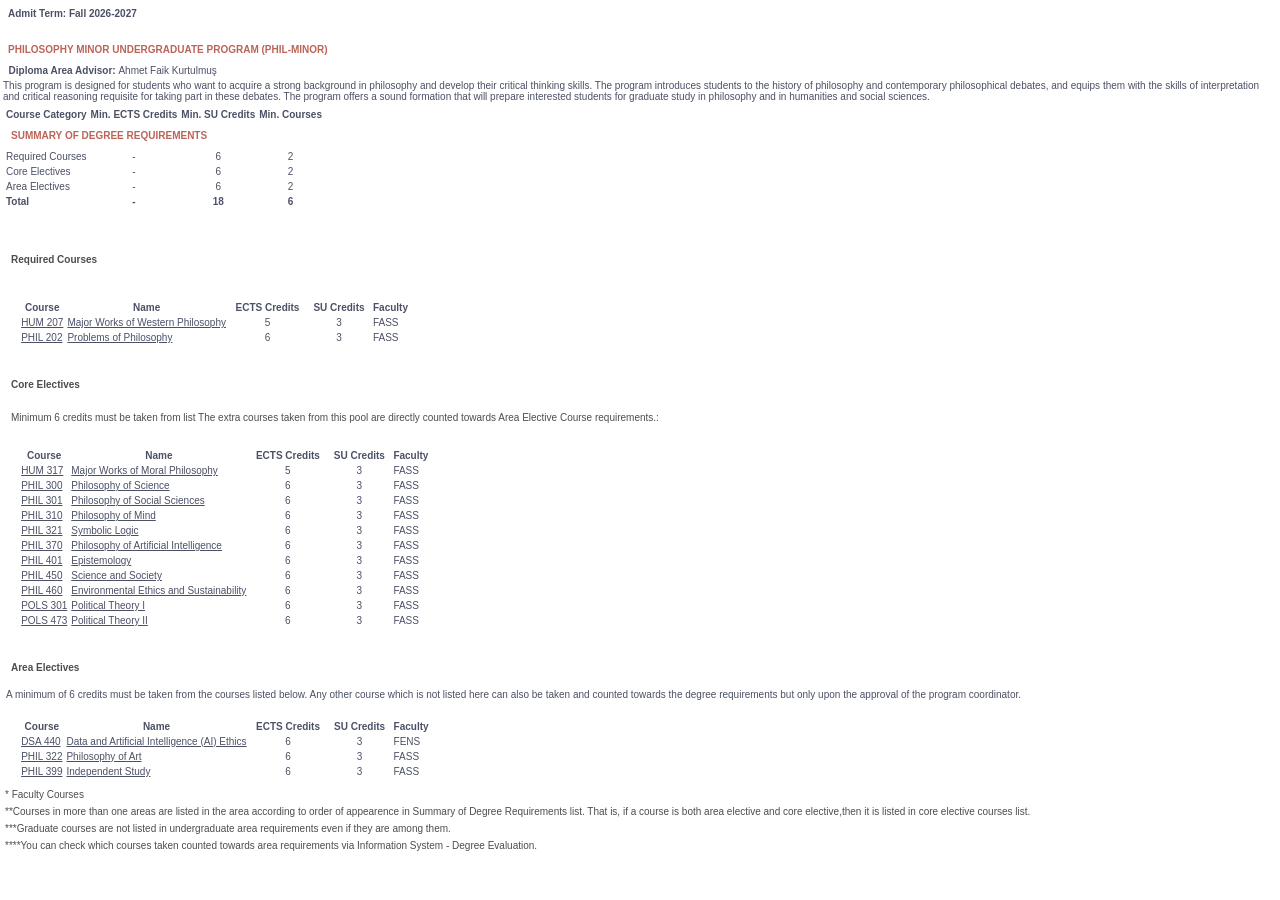
<file: phil.html>
<html>
<head>
<meta charset="utf-8"/>

        <!-- Global site tag (gtag.js) - Google Analytics -->
        <script async src="https://www.googletagmanager.com/gtag/js?id=UA-87158618-4"></script>
        <script>
         window.dataLayer = window.dataLayer || [];
         function gtag(){dataLayer.push(arguments);}
         gtag("js", new Date());
        
         gtag("config", "UA-87158618-4");
        </script>
    
    
    

        <style type="text/css">
        <!--
          BODY {    MARGIN: 0px; COLOR: #4b5065; FONT-FAMILY: Arial, Helvetica, Tahoma; BACKGROUND-COLOR: #ffffff}
          A    {    FONT-SIZE: 10px; COLOR: #4b5065; LINE-HEIGHT: normal; FONT-FAMILY: Verdana, Arial, Helvetica, sans-serif}
          H1   {    PADDING-RIGHT: 5px; MARGIN-TOP: 6px; PADDING-LEFT: 5px; FONT-SIZE: 10px; MARGIN-BOTTOM: 6px; PADDING-BOTTOM: 0px; VERTICAL-ALIGN: top; COLOR: #bb6458; LINE-HEIGHT: normal; PADDING-TOP: 0px; FONT-FAMILY: Verdana, Arial, Helvetica, sans-serif}
          H2   {    PADDING-RIGHT: 5px; PADDING-LEFT: 5px; FONT-SIZE: 10px; PADDING-BOTTOM: 5px; VERTICAL-ALIGN: top; COLOR: #bb6458; LINE-HEIGHT: normal; PADDING-TOP: 5px; FONT-FAMILY: Verdana, Arial, Helvetica, sans-serif}
          H3   {    PADDING-RIGHT: 5px; PADDING-LEFT: 5px; FONT-SIZE: 10px; PADDING-BOTTOM: 5px; VERTICAL-ALIGN: top; COLOR: #4b5065; LINE-HEIGHT: normal; PADDING-TOP: 5px; FONT-FAMILY: Verdana, Arial, Helvetica, sans-serif}
          H4   {    PADDING-RIGHT: 5px; PADDING-LEFT: 5px; FONT-SIZE: 10px; PADDING-BOTTOM: 5px; VERTICAL-ALIGN: top; COLOR: #4b5065; LINE-HEIGHT: normal; PADDING-TOP: 5px; FONT-FAMILY: Verdana, Arial, Helvetica, sans-serif}
          H5   {    PADDING-RIGHT: 5px; MARGIN-TOP: 6px; PADDING-LEFT: 5px; FONT-SIZE: 10px; MARGIN-BOTTOM: 6px; PADDING-BOTTOM: 0px; VERTICAL-ALIGN: top; COLOR: #bb6458; LINE-HEIGHT: normal; PADDING-TOP: 0px; FONT-FAMILY: Verdana, Arial, Helvetica, sans-serif}
          P    {    PADDING-RIGHT: 5px; MARGIN-TOP: 6px; PADDING-LEFT: 5px; FONT-SIZE: 10px; MARGIN-BOTTOM: 6px; PADDING-BOTTOM: 0px; VERTICAL-ALIGN: top; COLOR: #4d4d4d; LINE-HEIGHT: normal; PADDING-TOP: 0px; FONT-FAMILY: Verdana, Arial, Helvetica, sans-serif}
          BLOCKQUOTE {    PADDING-RIGHT: 0px; PADDING-LEFT: 0px; FONT-SIZE: 10px; PADDING-BOTTOM: 0px; VERTICAL-ALIGN: top; COLOR: #4d4d4d; LINE-HEIGHT: normal; MARGIN-RIGHT: 0px; PADDING-TOP: 0px; FONT-FAMILY: Verdana, Arial, Helvetica, sans-serif; TEXT-ALIGN: left}
          PRE  {    PADDING-RIGHT: 5px; PADDING-LEFT: 5px; FONT-SIZE: 10px; PADDING-BOTTOM: 5px; VERTICAL-ALIGN: top; COLOR: #4d4d4d; LINE-HEIGHT: normal; PADDING-TOP: 5px; FONT-FAMILY: Verdana, Arial, Helvetica, sans-serif; TEXT-ALIGN: left}
          UL   {    PADDING-RIGHT: 5px; PADDING-LEFT: 5px; FONT-SIZE: 10px; PADDING-BOTTOM: 5px; MARGIN-LEFT: 10px; VERTICAL-ALIGN: top; COLOR: #4d4d4d; LINE-HEIGHT: normal; PADDING-TOP: 5px; FONT-FAMILY: Verdana, Arial, Helvetica, sans-serif; TEXT-ALIGN: left}
          OL   {    PADDING-RIGHT: 5px; PADDING-LEFT: 5px; FONT-SIZE: 10px; PADDING-BOTTOM: 5px; MARGIN-LEFT: 15px; VERTICAL-ALIGN: top; COLOR: #4d4d4d; LINE-HEIGHT: normal; PADDING-TOP: 5px; FONT-FAMILY: Verdana, Arial, Helvetica, sans-serif; TEXT-ALIGN: left}
          LI   {    PADDING-RIGHT: 5px; PADDING-LEFT: 5px; FONT-SIZE: 10px; PADDING-BOTTOM: 5px; MARGIN-LEFT: 20px; COLOR: #4d4d4d; LINE-HEIGHT: normal; PADDING-TOP: 5px; FONT-FAMILY: Verdana, Arial, Helvetica, sans-serif; TEXT-ALIGN: left}
          DL   {    PADDING-RIGHT: 5px; PADDING-LEFT: 5px; FONT-SIZE: 10px; PADDING-BOTTOM: 5px; VERTICAL-ALIGN: top; COLOR: #4b5065; LINE-HEIGHT: normal; PADDING-TOP: 5px; FONT-FAMILY: Verdana, Arial, Helvetica, sans-serif; TEXT-ALIGN: left}
          DT   {    PADDING-RIGHT: 5px; PADDING-LEFT: 5px; FONT-SIZE: 10px; PADDING-BOTTOM: 5px; VERTICAL-ALIGN: top; COLOR: #4b5065; LINE-HEIGHT: normal; PADDING-TOP: 5px; FONT-FAMILY: Verdana, Arial, Helvetica, sans-serif; TEXT-ALIGN: left}
          DD   {    PADDING-RIGHT: 5px; PADDING-LEFT: 5px; FONT-SIZE: 10px; PADDING-BOTTOM: 5px; VERTICAL-ALIGN: top; COLOR: #4b5065; LINE-HEIGHT: normal; PADDING-TOP: 5px; FONT-FAMILY: Verdana, Arial, Helvetica, sans-serif; TEXT-ALIGN: left}
          TH   {    FONT-SIZE: 10px; LINE-HEIGHT: normal; FONT-FAMILY: Verdana, Arial, Helvetica, sans-serif}
          TD   {    FONT-SIZE: 10px; LINE-HEIGHT: normal; FONT-FAMILY: Verdana, Arial, Helvetica, sans-serif}
          TABLE    {    }
          P.none   {    PADDING-RIGHT: 4px; PADDING-LEFT: 4px; FONT-SIZE: 10px; PADDING-BOTTOM: 4px; MARGIN: 0px; COLOR: #4b5065; PADDING-TOP: 4px; FONT-FAMILY: Verdana, Arial, Helvetica, sans-serif}
          .nobold  {    FONT-WEIGHT: normal}
          P.haber  {    MARGIN-TOP: 3pt; FONT-WEIGHT: bold; FONT-SIZE: 10px; MARGIN-BOTTOM: 3pt; COLOR: #4b5065; FONT-FAMILY: Verdana, Arial, Helvetica, sans-serif}
          A.haber  {    MARGIN-TOP: 3pt; FONT-WEIGHT: bold; FONT-SIZE: 10px; MARGIN-BOTTOM: 3pt; COLOR: #4b5065; FONT-FAMILY: Verdana, Arial, Helvetica, sans-serif; TEXT-DECORATION: none}
          A.haber1 {    MARGIN-TOP: 0pt; FONT-WEIGHT: bold; FONT-SIZE: 10px; MARGIN-BOTTOM: 0pt; COLOR: #4b5065; FONT-FAMILY: Verdana, Arial, Helvetica, sans-serif; TEXT-DECORATION: none}
          P.haber1 {    MARGIN-TOP: 9px; MARGIN-BOTTOM: 9px}
          A.SolMenu {    PADDING-RIGHT: 0px; MARGIN-TOP: 0px; PADDING-LEFT: 0px; FONT-SIZE: 9px; MARGIN-BOTTOM: 0px; PADDING-BOTTOM: 0px; COLOR: white; PADDING-TOP: 0px; FONT-FAMILY: Arial; TEXT-DECORATION: none}
          A.SagMenu {    PADDING-RIGHT: 0px; MARGIN-TOP: 0px; PADDING-LEFT: 0px; FONT-SIZE: 9px; MARGIN-BOTTOM: 0px; PADDING-BOTTOM: 0px; COLOR: black; PADDING-TOP: 0px; FONT-FAMILY: Arial; TEXT-DECORATION: none}
          SPAN.SagMenu  {    PADDING-RIGHT: 0px; MARGIN-TOP: 0px; PADDING-LEFT: 0px; FONT-SIZE: 9px; MARGIN-BOTTOM: 0px; PADDING-BOTTOM: 0px; COLOR: black; PADDING-TOP: 0px; FONT-FAMILY: Arial; TEXT-DECORATION: none}
          P.SagMenu     {    PADDING-RIGHT: 5px; MARGIN-TOP: 0px; PADDING-LEFT: 5px; FONT-SIZE: 9px; MARGIN-BOTTOM: 0px; PADDING-BOTTOM: 5px; COLOR: black; PADDING-TOP: 5px; FONT-FAMILY: Arial}
          P.sayfabaslik {    PADDING-RIGHT: 5px; PADDING-LEFT: 5px; FONT-WEIGHT: bold; FONT-SIZE: 10px; MARGIN-BOTTOM: 0px; PADDING-BOTTOM: 5px; VERTICAL-ALIGN: top; COLOR: #bb6458; LINE-HEIGHT: normal; PADDING-TOP: 5px; FONT-FAMILY: Verdana, Arial, Helvetica, sans-serif}
          .darli        {    PADDING-RIGHT: 0px; MARGIN-TOP: 0px; PADDING-LEFT: 0px; MARGIN-BOTTOM: 0px; PADDING-BOTTOM: 0px; PADDING-TOP: 0px }        
        -->
        </style> 
     
</head>
<body>
<!-- tablo 2 ac -->
<table >
<tr>
<td><h3>Admit Term: Fall 2026-2027</h3></td>
</tr>
<tr>
<td><h1>PHILOSOPHY MINOR UNDERGRADUATE PROGRAM (PHIL-MINOR)</h1></td>
</tr>
<tr>
<td><b>&nbsp;&nbsp;Diploma Area Advisor: </b>
Ahmet Faik Kurtulmuş 
</td>
</tr>
<tr>
<td>
This program is designed for students who want to acquire
a strong background in philosophy and
develop their critical thinking skills. The program
introduces students to the history of philosophy
and contemporary philosophical debates, and equips
them with the skills of interpretation and
critical reasoning requisite for taking part in
these debates. The program offers a
sound formation
that will prepare interested students for graduate
study in philosophy and in humanities and
social sciences.
</td>
</tr>
<tr>
<td>
<!-- tablo 3 ac -->
<table  class="t_mezuniyet">
<tr>
<td colspan="3"><a name=main></a><h1>SUMMARY OF DEGREE REQUIREMENTS</h1></td>
</tr>
<thead>
<tr>
<th>Course Category</th>
<th>Min. ECTS Credits</th>
<th>Min. SU Credits</th>
<th>Min. Courses</th>
</tr>
</thead>
<tr>
<td><a href="#PHIL_REQ" style = "text-decoration:none">Required Courses</a></td>
<td style="text-align:center">- </td>
<td style="text-align:center">6 </td>
<td style="text-align:center">2 </td>
</tr>
<tr>
<td><a href="#PHIL_CEL" style = "text-decoration:none">Core Electives</a></td>
<td style="text-align:center">- </td>
<td style="text-align:center">6 </td>
<td style="text-align:center">2 </td>
</tr>
<tr>
<td><a href="#PHIL_ARE" style = "text-decoration:none">Area Electives</a></td>
<td style="text-align:center">- </td>
<td style="text-align:center">6 </td>
<td style="text-align:center">2 </td>
</tr>
<tr>
<td><b>Total</b></td>
<td style="text-align:center"><b>-</b></td>
<td style="text-align:center;"><b>18</b></td>
<td style="text-align:center;"><b>6</b></td>
</tr>
</table>
<br />
</td>
</tr>
<tr class="t_kategori_row">
<td>
<!-- tablo 4 ac -->
<table  class="t_kategori">
<tr>
<div style="height:20;clear:both">&nbsp;</div>
<td>
<p><a name="PHIL_REQ"></a><b>Required Courses</b></p>
</td>
</tr>
</table>
</td>
</tr>
<tr class="t_kategori_row_desc">
<td>
<!-- tablo 5 ac -->
<table >
<tr>
<td>
</td>
</tr>
</table>
</td>
</tr>
<tr>
<td>
<!-- tablo 6 ac -->
<table >
<br />
<thead>
<tr>
<th>&nbsp;</th>
<th>Course</th>
<th>Name</th>
<th>ECTS Credits</th>
<th>SU Credits</th>
<th>Faculty</th>
</tr>
</thead>
<tr>
<td>&nbsp;&nbsp;&nbsp;&nbsp;</td>
<td nowrap="nowrap"><a href="sabanci_www.p_get_courses?levl_code=UG&subj_code=HUM&crse_numb=207&lang=eng" >HUM 207</a></td>
<td><a href="sabanci_www.p_get_courses?levl_code=UG&subj_code=HUM&crse_numb=207&lang=eng" >Major Works of Western Philosophy</a></td>
<td style="width:75px;text-align:center;">5</td>
<td style="width:60px;text-align:center;">3</td>
<td>FASS</td>
</tr>
<tr>
<td>&nbsp;&nbsp;&nbsp;&nbsp;</td>
<td nowrap="nowrap"><a href="sabanci_www.p_get_courses?levl_code=UG&subj_code=PHIL&crse_numb=202&lang=eng" >PHIL 202</a></td>
<td><a href="sabanci_www.p_get_courses?levl_code=UG&subj_code=PHIL&crse_numb=202&lang=eng" >Problems of Philosophy</a></td>
<td style="width:75px;text-align:center;">6</td>
<td style="width:60px;text-align:center;">3</td>
<td>FASS</td>
</tr>
</table>
</td>
</tr>
<tr class="t_kategori_row">
<td>
<!-- tablo 4 ac -->
<table  class="t_kategori">
<tr>
<div style="height:20;clear:both">&nbsp;</div>
<td>
<p><a name="PHIL_CEL"></a><b>Core Electives</b></p>
</td>
</tr>
</table>
</td>
</tr>
<tr class="t_kategori_row_desc">
<td>
<!-- tablo 5 ac -->
<table >
<tr>
<td>
<p>Minimum 6 credits must be taken from list
The extra courses taken from this pool
are directly counted towards Area Elective
Course requirements.:</p>
</td>
</tr>
</table>
</td>
</tr>
<tr>
<td>
<!-- tablo 6 ac -->
<table >
<br />
<thead>
<tr>
<th>&nbsp;</th>
<th>Course</th>
<th>Name</th>
<th>ECTS Credits</th>
<th>SU Credits</th>
<th>Faculty</th>
</tr>
</thead>
<tr>
<td>&nbsp;&nbsp;&nbsp;&nbsp;</td>
<td nowrap="nowrap"><a href="sabanci_www.p_get_courses?levl_code=UG&subj_code=HUM&crse_numb=317&lang=eng" >HUM 317</a></td>
<td><a href="sabanci_www.p_get_courses?levl_code=UG&subj_code=HUM&crse_numb=317&lang=eng" >Major Works of Moral Philosophy</a></td>
<td style="width:75px;text-align:center;">5</td>
<td style="width:60px;text-align:center;">3</td>
<td>FASS</td>
</tr>
<tr>
<td>&nbsp;&nbsp;&nbsp;&nbsp;</td>
<td nowrap="nowrap"><a href="sabanci_www.p_get_courses?levl_code=UG&subj_code=PHIL&crse_numb=300&lang=eng" >PHIL 300</a></td>
<td><a href="sabanci_www.p_get_courses?levl_code=UG&subj_code=PHIL&crse_numb=300&lang=eng" >Philosophy of Science</a></td>
<td style="width:75px;text-align:center;">6</td>
<td style="width:60px;text-align:center;">3</td>
<td>FASS</td>
</tr>
<tr>
<td>&nbsp;&nbsp;&nbsp;&nbsp;</td>
<td nowrap="nowrap"><a href="sabanci_www.p_get_courses?levl_code=UG&subj_code=PHIL&crse_numb=301&lang=eng" >PHIL 301</a></td>
<td><a href="sabanci_www.p_get_courses?levl_code=UG&subj_code=PHIL&crse_numb=301&lang=eng" >Philosophy of Social Sciences</a></td>
<td style="width:75px;text-align:center;">6</td>
<td style="width:60px;text-align:center;">3</td>
<td>FASS</td>
</tr>
<tr>
<td>&nbsp;&nbsp;&nbsp;&nbsp;</td>
<td nowrap="nowrap"><a href="sabanci_www.p_get_courses?levl_code=UG&subj_code=PHIL&crse_numb=310&lang=eng" >PHIL 310</a></td>
<td><a href="sabanci_www.p_get_courses?levl_code=UG&subj_code=PHIL&crse_numb=310&lang=eng" >Philosophy of Mind</a></td>
<td style="width:75px;text-align:center;">6</td>
<td style="width:60px;text-align:center;">3</td>
<td>FASS</td>
</tr>
<tr>
<td>&nbsp;&nbsp;&nbsp;&nbsp;</td>
<td nowrap="nowrap"><a href="sabanci_www.p_get_courses?levl_code=UG&subj_code=PHIL&crse_numb=321&lang=eng" >PHIL 321</a></td>
<td><a href="sabanci_www.p_get_courses?levl_code=UG&subj_code=PHIL&crse_numb=321&lang=eng" >Symbolic Logic</a></td>
<td style="width:75px;text-align:center;">6</td>
<td style="width:60px;text-align:center;">3</td>
<td>FASS</td>
</tr>
<tr>
<td>&nbsp;&nbsp;&nbsp;&nbsp;</td>
<td nowrap="nowrap"><a href="sabanci_www.p_get_courses?levl_code=UG&subj_code=PHIL&crse_numb=370&lang=eng" >PHIL 370</a></td>
<td><a href="sabanci_www.p_get_courses?levl_code=UG&subj_code=PHIL&crse_numb=370&lang=eng" >Philosophy of Artificial Intelligence</a></td>
<td style="width:75px;text-align:center;">6</td>
<td style="width:60px;text-align:center;">3</td>
<td>FASS</td>
</tr>
<tr>
<td>&nbsp;&nbsp;&nbsp;&nbsp;</td>
<td nowrap="nowrap"><a href="sabanci_www.p_get_courses?levl_code=UG&subj_code=PHIL&crse_numb=401&lang=eng" >PHIL 401</a></td>
<td><a href="sabanci_www.p_get_courses?levl_code=UG&subj_code=PHIL&crse_numb=401&lang=eng" >Epistemology</a></td>
<td style="width:75px;text-align:center;">6</td>
<td style="width:60px;text-align:center;">3</td>
<td>FASS</td>
</tr>
<tr>
<td>&nbsp;&nbsp;&nbsp;&nbsp;</td>
<td nowrap="nowrap"><a href="sabanci_www.p_get_courses?levl_code=UG&subj_code=PHIL&crse_numb=450&lang=eng" >PHIL 450</a></td>
<td><a href="sabanci_www.p_get_courses?levl_code=UG&subj_code=PHIL&crse_numb=450&lang=eng" >Science and Society</a></td>
<td style="width:75px;text-align:center;">6</td>
<td style="width:60px;text-align:center;">3</td>
<td>FASS</td>
</tr>
<tr>
<td>&nbsp;&nbsp;&nbsp;&nbsp;</td>
<td nowrap="nowrap"><a href="sabanci_www.p_get_courses?levl_code=UG&subj_code=PHIL&crse_numb=460&lang=eng" >PHIL 460</a></td>
<td><a href="sabanci_www.p_get_courses?levl_code=UG&subj_code=PHIL&crse_numb=460&lang=eng" >Environmental Ethics and Sustainability</a></td>
<td style="width:75px;text-align:center;">6</td>
<td style="width:60px;text-align:center;">3</td>
<td>FASS</td>
</tr>
<tr>
<td>&nbsp;&nbsp;&nbsp;&nbsp;</td>
<td nowrap="nowrap"><a href="sabanci_www.p_get_courses?levl_code=UG&subj_code=POLS&crse_numb=301&lang=eng" >POLS 301</a></td>
<td><a href="sabanci_www.p_get_courses?levl_code=UG&subj_code=POLS&crse_numb=301&lang=eng" >Political Theory I</a></td>
<td style="width:75px;text-align:center;">6</td>
<td style="width:60px;text-align:center;">3</td>
<td>FASS</td>
</tr>
<tr>
<td>&nbsp;&nbsp;&nbsp;&nbsp;</td>
<td nowrap="nowrap"><a href="sabanci_www.p_get_courses?levl_code=UG&subj_code=POLS&crse_numb=473&lang=eng" >POLS 473</a></td>
<td><a href="sabanci_www.p_get_courses?levl_code=UG&subj_code=POLS&crse_numb=473&lang=eng" >Political Theory II</a></td>
<td style="width:75px;text-align:center;">6</td>
<td style="width:60px;text-align:center;">3</td>
<td>FASS</td>
</tr>
</table>
</td>
</tr>
<tr class="t_kategori_row">
<td>
<!-- tablo 4 ac -->
<table  class="t_kategori">
<tr>
<div style="height:20;clear:both">&nbsp;</div>
<td>
<p><a name="PHIL_ARE"></a><b>Area Electives</b></p>
</td>
</tr>
</table>
</td>
</tr>
<tr class="t_kategori_row_desc">
<td>
<!-- tablo 5 ac -->
<table >
<tr>
<td>
A minimum of 6 credits must be taken from
the courses listed below.
Any other course which is not listed here can also be taken
and counted towards the degree requirements but only upon
the approval of the program coordinator.
</td>
</tr>
</table>
</td>
</tr>
<tr>
<td>
<!-- tablo 6 ac -->
<table >
<br />
<thead>
<tr>
<th>&nbsp;</th>
<th>Course</th>
<th>Name</th>
<th>ECTS Credits</th>
<th>SU Credits</th>
<th>Faculty</th>
</tr>
</thead>
<tr>
<td>&nbsp;&nbsp;&nbsp;&nbsp;</td>
<td nowrap="nowrap"><a href="sabanci_www.p_get_courses?levl_code=UG&subj_code=DSA&crse_numb=440&lang=eng" >DSA 440</a></td>
<td><a href="sabanci_www.p_get_courses?levl_code=UG&subj_code=DSA&crse_numb=440&lang=eng" >Data and Artificial Intelligence (AI) Ethics</a></td>
<td style="width:75px;text-align:center;">6</td>
<td style="width:60px;text-align:center;">3</td>
<td>FENS</td>
</tr>
<tr>
<td>&nbsp;&nbsp;&nbsp;&nbsp;</td>
<td nowrap="nowrap"><a href="sabanci_www.p_get_courses?levl_code=UG&subj_code=PHIL&crse_numb=322&lang=eng" >PHIL 322</a></td>
<td><a href="sabanci_www.p_get_courses?levl_code=UG&subj_code=PHIL&crse_numb=322&lang=eng" >Philosophy of Art</a></td>
<td style="width:75px;text-align:center;">6</td>
<td style="width:60px;text-align:center;">3</td>
<td>FASS</td>
</tr>
<tr>
<td>&nbsp;&nbsp;&nbsp;&nbsp;</td>
<td nowrap="nowrap"><a href="sabanci_www.p_get_courses?levl_code=UG&subj_code=PHIL&crse_numb=399&lang=eng" >PHIL 399</a></td>
<td><a href="sabanci_www.p_get_courses?levl_code=UG&subj_code=PHIL&crse_numb=399&lang=eng" >Independent Study</a></td>
<td style="width:75px;text-align:center;">6</td>
<td style="width:60px;text-align:center;">3</td>
<td>FASS</td>
</tr>
</table>
</td>
</tr>
</table>
<p>* Faculty Courses</p>
<p>**Courses in more than one areas are listed in the area according to order of appearence in Summary of Degree Requirements list. That is, if a course is both area elective and core elective,then it is listed in core elective courses list.</p>
<p>***Graduate courses are not listed in undergraduate area requirements even if they are among them.</p>
<p>****You can check which courses taken counted towards area requirements via Information System - Degree Evaluation.</p>
</body>
</html>
</file>
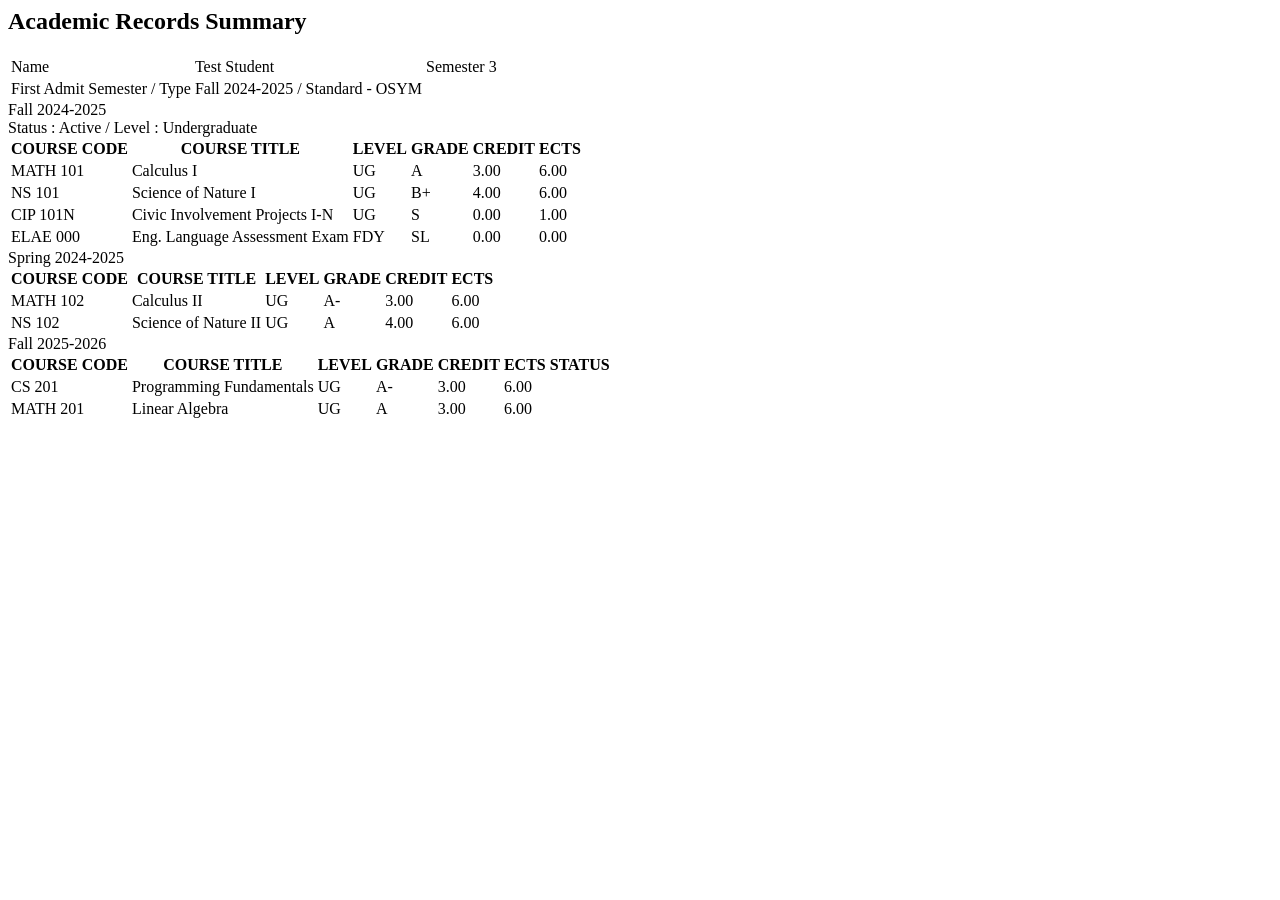
<file: tests/fixture_transcript.html>
<html><body>
<h2>Academic Records Summary</h2>
<table><tr><td>Name</td><td>Test Student</td><td>Semester</td><td>3</td></tr>
<tr><td>First Admit Semester / Type</td><td>Fall 2024-2025 / Standard - OSYM</td></tr></table>
<div>Fall 2024-2025</div>
<div>Status : Active / Level : Undergraduate</div>
<table>
<tr><th>COURSE CODE</th><th>COURSE TITLE</th><th>LEVEL</th><th>GRADE</th><th>CREDIT</th><th>ECTS</th></tr>
<tr><td>MATH 101</td><td>Calculus I</td><td>UG</td><td>A</td><td>3.00</td><td>6.00</td></tr>
<tr><td>NS 101</td><td>Science of Nature I</td><td>UG</td><td>B+</td><td>4.00</td><td>6.00</td></tr>
<tr><td>CIP 101N</td><td>Civic Involvement Projects I-N</td><td>UG</td><td>S</td><td>0.00</td><td>1.00</td></tr>
<tr><td>ELAE 000</td><td>Eng. Language Assessment Exam</td><td>FDY</td><td>SL</td><td>0.00</td><td>0.00</td></tr>
</table>
<div>Spring 2024-2025</div>
<table>
<tr><th>COURSE CODE</th><th>COURSE TITLE</th><th>LEVEL</th><th>GRADE</th><th>CREDIT</th><th>ECTS</th></tr>
<tr><td>MATH 102</td><td>Calculus II</td><td>UG</td><td>A-</td><td>3.00</td><td>6.00</td></tr>
<tr><td>NS 102</td><td>Science of Nature II</td><td>UG</td><td>A</td><td>4.00</td><td>6.00</td></tr>
</table>
<div>Fall 2025-2026</div>
<table>
<tr><th>COURSE CODE</th><th>COURSE TITLE</th><th>LEVEL</th><th>GRADE</th><th>CREDIT</th><th>ECTS</th><th>STATUS</th></tr>
<tr><td>CS 201</td><td>Programming Fundamentals</td><td>UG</td><td>A-</td><td>3.00</td><td>6.00</td><td></td></tr>
<tr><td>MATH 201</td><td>Linear Algebra</td><td>UG</td><td>A</td><td>3.00</td><td>6.00</td><td></td></tr>
</table>
</body></html>
</file>
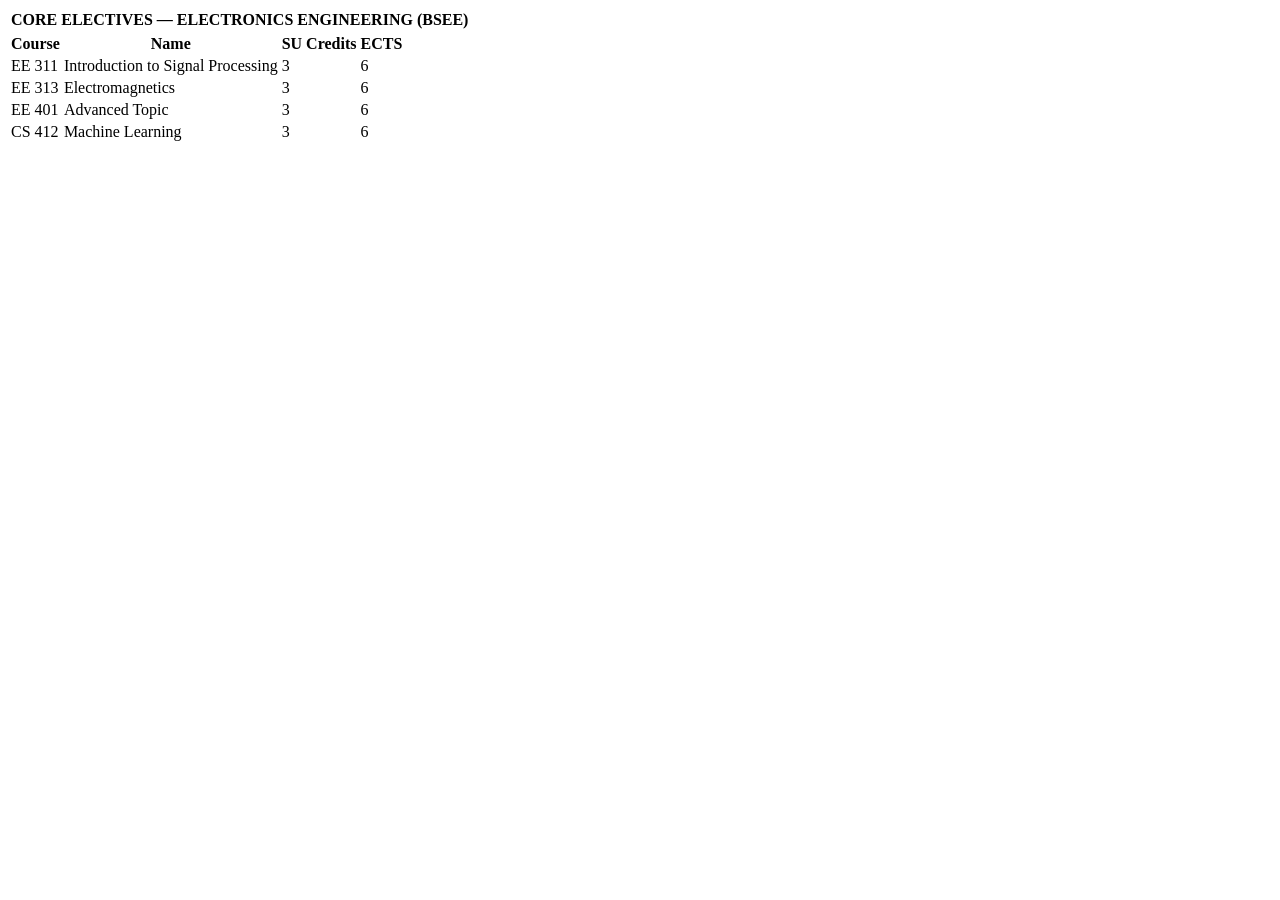
<file: scraper/tests/fixture_area_courses.html>
<html><body>
<table><tr><td class="pldefault"><b>CORE ELECTIVES — ELECTRONICS ENGINEERING (BSEE)</b></td></tr></table>
<table>
<tr><th>Course</th><th>Name</th><th>SU Credits</th><th>ECTS</th></tr>
<tr><td>EE 311</td><td>Introduction to Signal Processing</td><td>3</td><td>6</td></tr>
<tr><td>EE 313</td><td>Electromagnetics</td><td>3</td><td>6</td></tr>
<tr><td>EE 401</td><td>Advanced Topic</td><td>3</td><td>6</td></tr>
<tr><td>CS 412</td><td>Machine Learning</td><td>3</td><td>6</td></tr>
</table>
</body></html>
</file>
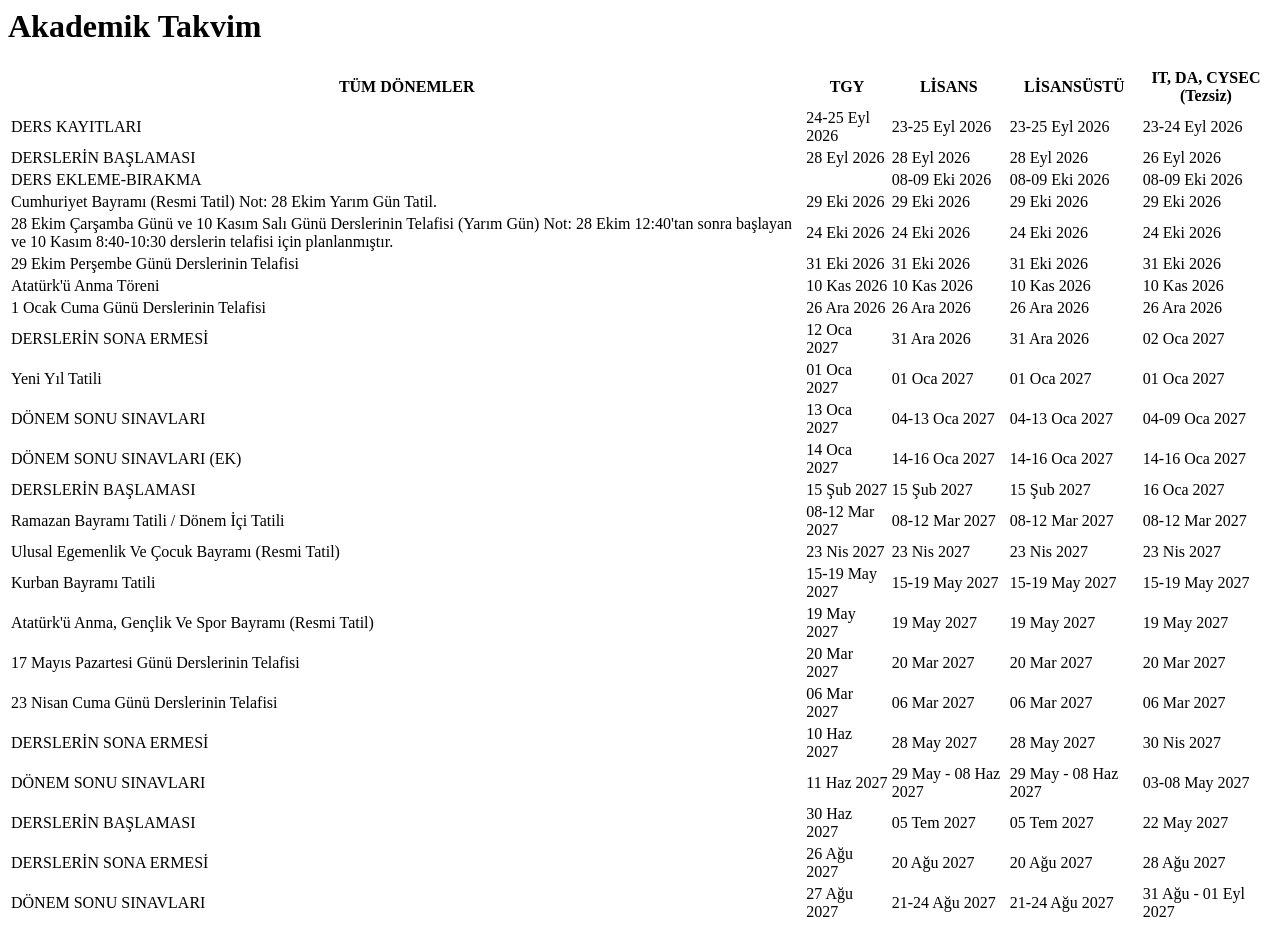
<file: scraper/tests/fixture_calendar.html>
<html><body>
<h1>Akademik Takvim</h1>
<table>
<tr><th>TÜM DÖNEMLER</th><th>TGY</th><th>LİSANS</th><th>LİSANSÜSTÜ</th><th>IT, DA, CYSEC (Tezsiz)</th></tr>
<tr><td>DERS KAYITLARI</td><td>24-25 Eyl 2026</td><td>23-25 Eyl 2026</td><td>23-25 Eyl 2026</td><td>23-24 Eyl 2026</td></tr>
<tr><td>DERSLERİN BAŞLAMASI</td><td>28 Eyl 2026</td><td>28 Eyl 2026</td><td>28 Eyl 2026</td><td>26 Eyl 2026</td></tr>
<tr><td>DERS EKLEME-BIRAKMA</td><td></td><td>08-09 Eki 2026</td><td>08-09 Eki 2026</td><td>08-09 Eki 2026</td></tr>
<tr><td>Cumhuriyet Bayramı (Resmi Tatil) Not: 28 Ekim Yarım Gün Tatil.</td><td>29 Eki 2026</td><td>29 Eki 2026</td><td>29 Eki 2026</td><td>29 Eki 2026</td></tr>
<tr><td>28 Ekim Çarşamba Günü ve 10 Kasım Salı Günü Derslerinin Telafisi (Yarım Gün) Not: 28 Ekim 12:40'tan sonra başlayan ve 10 Kasım 8:40-10:30 derslerin telafisi için planlanmıştır.</td><td>24 Eki 2026</td><td>24 Eki 2026</td><td>24 Eki 2026</td><td>24 Eki 2026</td></tr>
<tr><td>29 Ekim Perşembe Günü Derslerinin Telafisi</td><td>31 Eki 2026</td><td>31 Eki 2026</td><td>31 Eki 2026</td><td>31 Eki 2026</td></tr>
<tr><td>Atatürk'ü Anma Töreni</td><td>10 Kas 2026</td><td>10 Kas 2026</td><td>10 Kas 2026</td><td>10 Kas 2026</td></tr>
<tr><td>1 Ocak Cuma Günü Derslerinin Telafisi</td><td>26 Ara 2026</td><td>26 Ara 2026</td><td>26 Ara 2026</td><td>26 Ara 2026</td></tr>
<tr><td>DERSLERİN SONA ERMESİ</td><td>12 Oca 2027</td><td>31 Ara 2026</td><td>31 Ara 2026</td><td>02 Oca 2027</td></tr>
<tr><td>Yeni Yıl Tatili</td><td>01 Oca 2027</td><td>01 Oca 2027</td><td>01 Oca 2027</td><td>01 Oca 2027</td></tr>
<tr><td>DÖNEM SONU SINAVLARI</td><td>13 Oca 2027</td><td>04-13 Oca 2027</td><td>04-13 Oca 2027</td><td>04-09 Oca 2027</td></tr>
<tr><td>DÖNEM SONU SINAVLARI (EK)</td><td>14 Oca 2027</td><td>14-16 Oca 2027</td><td>14-16 Oca 2027</td><td>14-16 Oca 2027</td></tr>
<tr><td>DERSLERİN BAŞLAMASI</td><td>15 Şub 2027</td><td>15 Şub 2027</td><td>15 Şub 2027</td><td>16 Oca 2027</td></tr>
<tr><td>Ramazan Bayramı Tatili / Dönem İçi Tatili</td><td>08-12 Mar 2027</td><td>08-12 Mar 2027</td><td>08-12 Mar 2027</td><td>08-12 Mar 2027</td></tr>
<tr><td>Ulusal Egemenlik Ve Çocuk Bayramı (Resmi Tatil)</td><td>23 Nis 2027</td><td>23 Nis 2027</td><td>23 Nis 2027</td><td>23 Nis 2027</td></tr>
<tr><td>Kurban Bayramı Tatili</td><td>15-19 May 2027</td><td>15-19 May 2027</td><td>15-19 May 2027</td><td>15-19 May 2027</td></tr>
<tr><td>Atatürk'ü Anma, Gençlik Ve Spor Bayramı (Resmi Tatil)</td><td>19 May 2027</td><td>19 May 2027</td><td>19 May 2027</td><td>19 May 2027</td></tr>
<tr><td>17 Mayıs Pazartesi Günü Derslerinin Telafisi</td><td>20 Mar 2027</td><td>20 Mar 2027</td><td>20 Mar 2027</td><td>20 Mar 2027</td></tr>
<tr><td>23 Nisan Cuma Günü Derslerinin Telafisi</td><td>06 Mar 2027</td><td>06 Mar 2027</td><td>06 Mar 2027</td><td>06 Mar 2027</td></tr>
<tr><td>DERSLERİN SONA ERMESİ</td><td>10 Haz 2027</td><td>28 May 2027</td><td>28 May 2027</td><td>30 Nis 2027</td></tr>
<tr><td>DÖNEM SONU SINAVLARI</td><td>11 Haz 2027</td><td>29 May - 08 Haz 2027</td><td>29 May - 08 Haz 2027</td><td>03-08 May 2027</td></tr>
<tr><td>DERSLERİN BAŞLAMASI</td><td>30 Haz 2027</td><td>05 Tem 2027</td><td>05 Tem 2027</td><td>22 May 2027</td></tr>
<tr><td>DERSLERİN SONA ERMESİ</td><td>26 Ağu 2027</td><td>20 Ağu 2027</td><td>20 Ağu 2027</td><td>28 Ağu 2027</td></tr>
<tr><td>DÖNEM SONU SINAVLARI</td><td>27 Ağu 2027</td><td>21-24 Ağu 2027</td><td>21-24 Ağu 2027</td><td>31 Ağu - 01 Eyl 2027</td></tr>
</table>
</body></html>
</file>
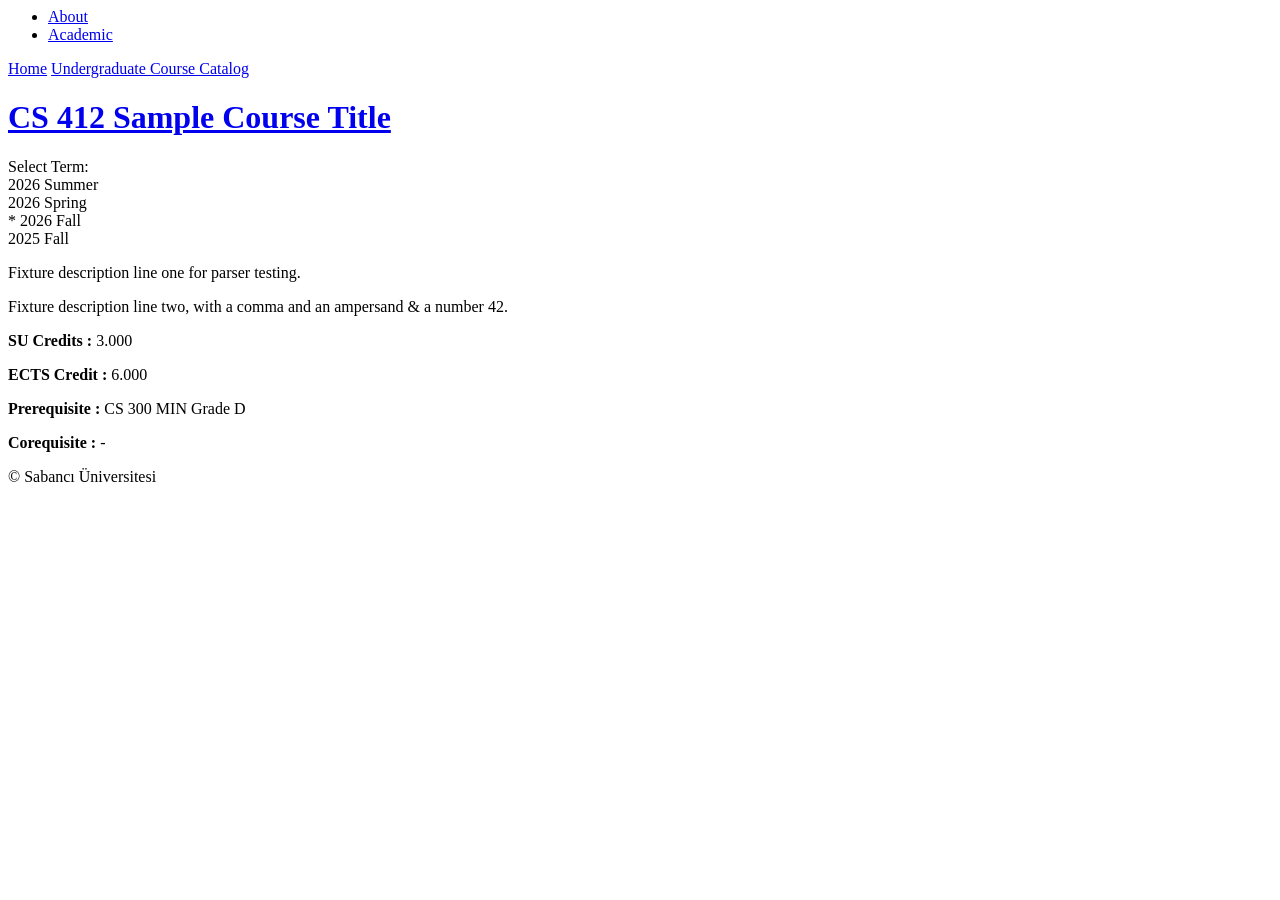
<file: scraper/tests/fixture_catalog.html>
<html><head><title>| Sabancı Üniversitesi</title></head><body>
<nav><ul><li><a href="/en/about">About</a></li><li><a href="/en/academic">Academic</a></li></ul></nav>
<div class="breadcrumb"><a href="/en">Home</a> <a href="/en/prospective-students/undergraduate/course-catalog">Undergraduate Course Catalog</a></div>
<div class="course-detail">
  <h1><a href="javascript:syllabusLink('','202601');">CS 412 Sample Course Title</a></h1>
  <div class="term-select">Select Term:
    <div>2026 Summer</div><div>2026 Spring</div><div>* 2026 Fall</div><div>2025 Fall</div>
  </div>
  <p>Fixture description line one for parser testing.</p>
  <p>Fixture description line two, with a comma and an ampersand &amp; a number 42.</p>
  <p><strong>SU Credits :</strong> 3.000</p>
  <p><strong>ECTS Credit :</strong> 6.000</p>
  <p><strong>Prerequisite :</strong> CS 300 MIN Grade D</p>
  <p><strong>Corequisite :</strong> -</p>
</div>
<footer>© Sabancı Üniversitesi</footer>
</body></html>
</file>
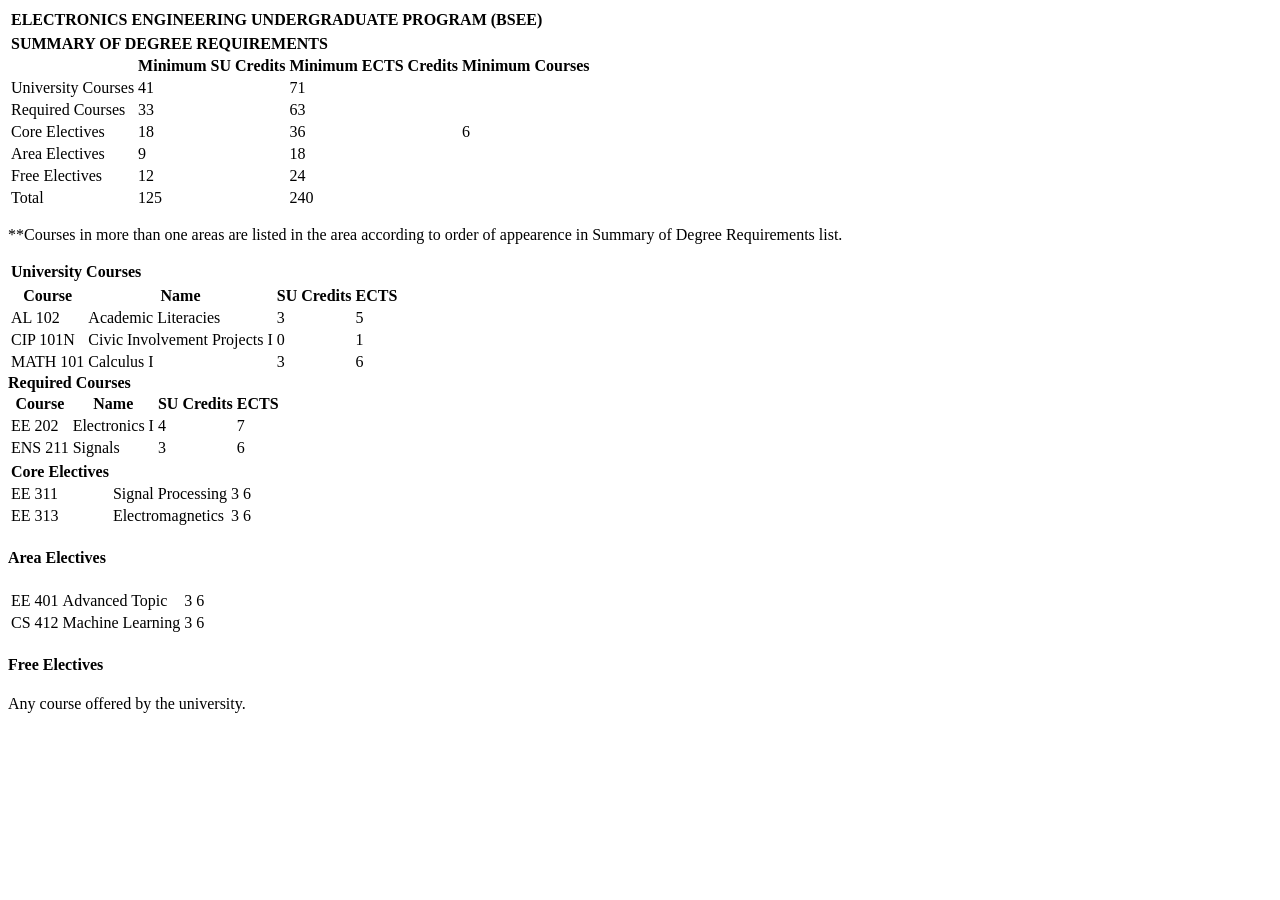
<file: scraper/tests/fixture_degree.html>
<html><body>
<table><tr><td class="pldefault"><b>ELECTRONICS ENGINEERING UNDERGRADUATE PROGRAM (BSEE)</b></td></tr></table>
<table class="t_mezuniyet">
<tr><td colspan="4"><b>SUMMARY OF DEGREE REQUIREMENTS</b></td></tr>
<tr><th></th><th>Minimum SU Credits</th><th>Minimum ECTS Credits</th><th>Minimum Courses</th></tr>
<tr><td>University Courses</td><td>41</td><td>71</td><td></td></tr>
<tr><td>Required Courses</td><td>33</td><td>63</td><td></td></tr>
<tr><td>Core Electives</td><td>18</td><td>36</td><td>6</td></tr>
<tr><td>Area Electives</td><td>9</td><td>18</td><td></td></tr>
<tr><td>Free Electives</td><td>12</td><td>24</td><td></td></tr>
<tr><td>Total</td><td>125</td><td>240</td><td></td></tr>
</table>
<p>**Courses in more than one areas are listed in the area according to order of appearence in Summary of Degree Requirements list.</p>

<table><tr><td class="pldefault"><b>University Courses</b></td></tr></table>
<table>
<tr><th>Course</th><th>Name</th><th>SU Credits</th><th>ECTS</th></tr>
<tr><td>AL 102</td><td>Academic Literacies</td><td>3</td><td>5</td></tr>
<tr><td>CIP 101N</td><td>Civic Involvement Projects I</td><td>0</td><td>1</td></tr>
<tr><td>MATH 101</td><td>Calculus I</td><td>3</td><td>6</td></tr>
</table>

<b>Required Courses</b>
<table>
<tr><th>Course</th><th>Name</th><th>SU Credits</th><th>ECTS</th></tr>
<tr><td>EE 202</td><td>Electronics I</td><td>4</td><td>7</td></tr>
<tr><td>ENS 211</td><td>Signals</td><td>3</td><td>6</td></tr>
</table>

<table><tr><td><b>Core Electives</b></td></tr>
<tr><td>EE 311</td><td>Signal Processing</td><td>3</td><td>6</td></tr>
<tr><td>EE 313</td><td>Electromagnetics</td><td>3</td><td>6</td></tr>
</table>

<h4>Area Electives</h4>
<table>
<tr><td>EE 401</td><td>Advanced Topic</td><td>3</td><td>6</td></tr>
<tr><td>CS 412</td><td>Machine Learning</td><td>3</td><td>6</td></tr>
</table>

<h4>Free Electives</h4>
<p>Any course offered by the university.</p>
</body></html>
</file>
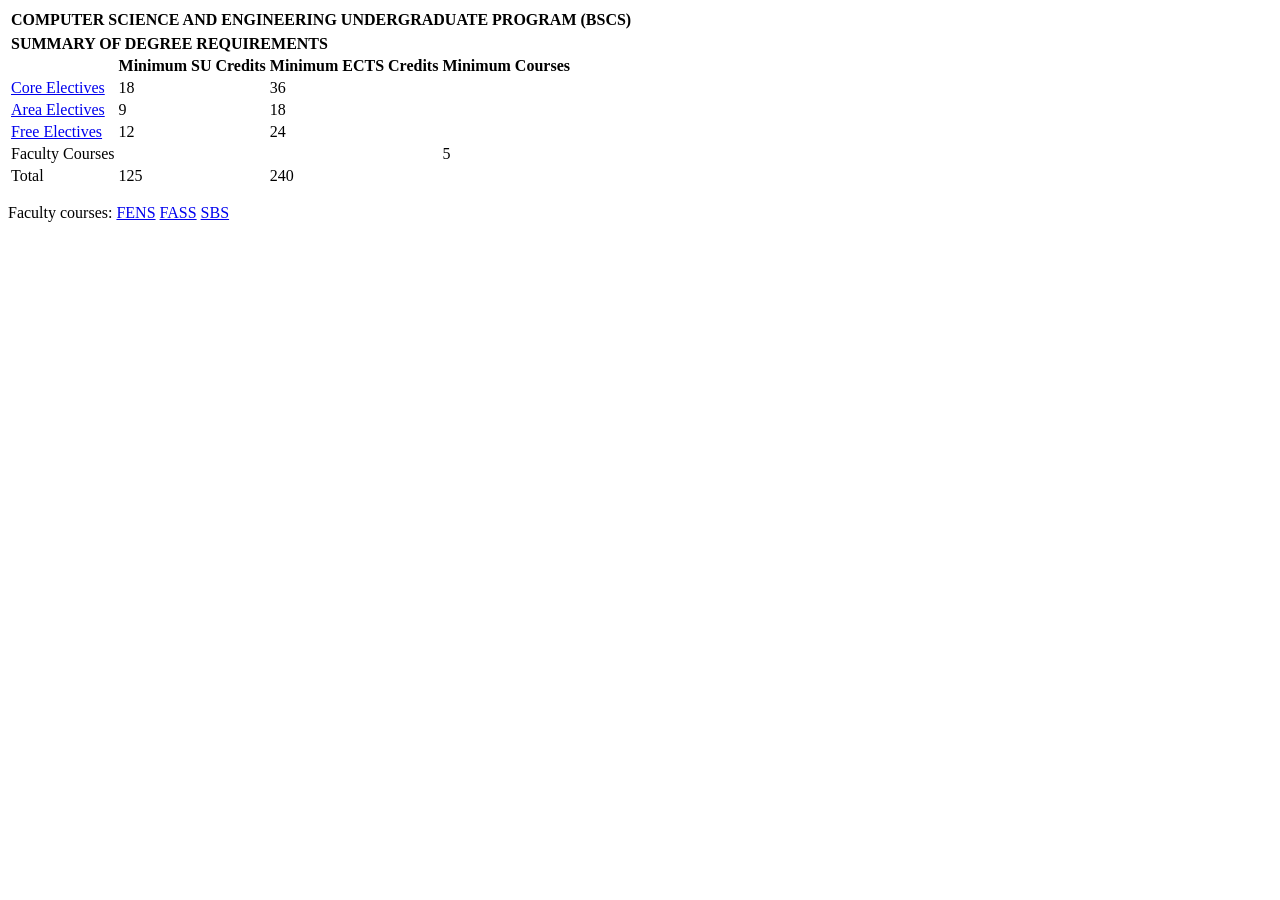
<file: scraper/tests/fixture_degree_links.html>
<html><body>
<table><tr><td><b>COMPUTER SCIENCE AND ENGINEERING UNDERGRADUATE PROGRAM (BSCS)</b></td></tr></table>
<table>
<tr><td colspan="4"><b>SUMMARY OF DEGREE REQUIREMENTS</b></td></tr>
<tr><th></th><th>Minimum SU Credits</th><th>Minimum ECTS Credits</th><th>Minimum Courses</th></tr>
<tr><td><a href="SU_DEGREE.p_list_courses?P_TERM=202401&P_AREA=BSCS_CEL&P_PROGRAM=BSCS&P_LANG=EN&P_LEVEL=UG">Core Electives</a></td><td>18</td><td>36</td><td></td></tr>
<tr><td><a href="SU_DEGREE.p_list_courses?P_TERM=202401&P_AREA=BSCS_AEL&P_PROGRAM=BSCS&P_LANG=EN&P_LEVEL=UG">Area Electives</a></td><td>9</td><td>18</td><td></td></tr>
<tr><td><a href="SU_DEGREE.p_list_courses?P_TERM=202401&P_AREA=BSCS_FEL&P_PROGRAM=BSCS&P_LANG=EN&P_LEVEL=UG">Free Electives</a></td><td>12</td><td>24</td><td></td></tr>
<tr><td>Faculty Courses</td><td></td><td></td><td>5</td></tr>
<tr><td>Total</td><td>125</td><td>240</td><td></td></tr>
</table>
<p>Faculty courses:
<a href="SU_DEGREE.p_list_courses?P_TERM=202401&P_AREA=FC_FENS&P_PROGRAM=BSCS&P_FAC=E&P_LANG=EN&P_LEVEL=UG">FENS</a>
<a href="SU_DEGREE.p_list_courses?P_TERM=202401&P_AREA=FC_FASS&P_PROGRAM=BSCS&P_FAC=S&P_LANG=EN&P_LEVEL=UG">FASS</a>
<a href="SU_DEGREE.p_list_courses?P_TERM=202401&P_AREA=FC_SBS&P_PROGRAM=BSCS&P_FAC=M&P_LANG=EN&P_LEVEL=UG">SBS</a></p>
</body></html>
</file>
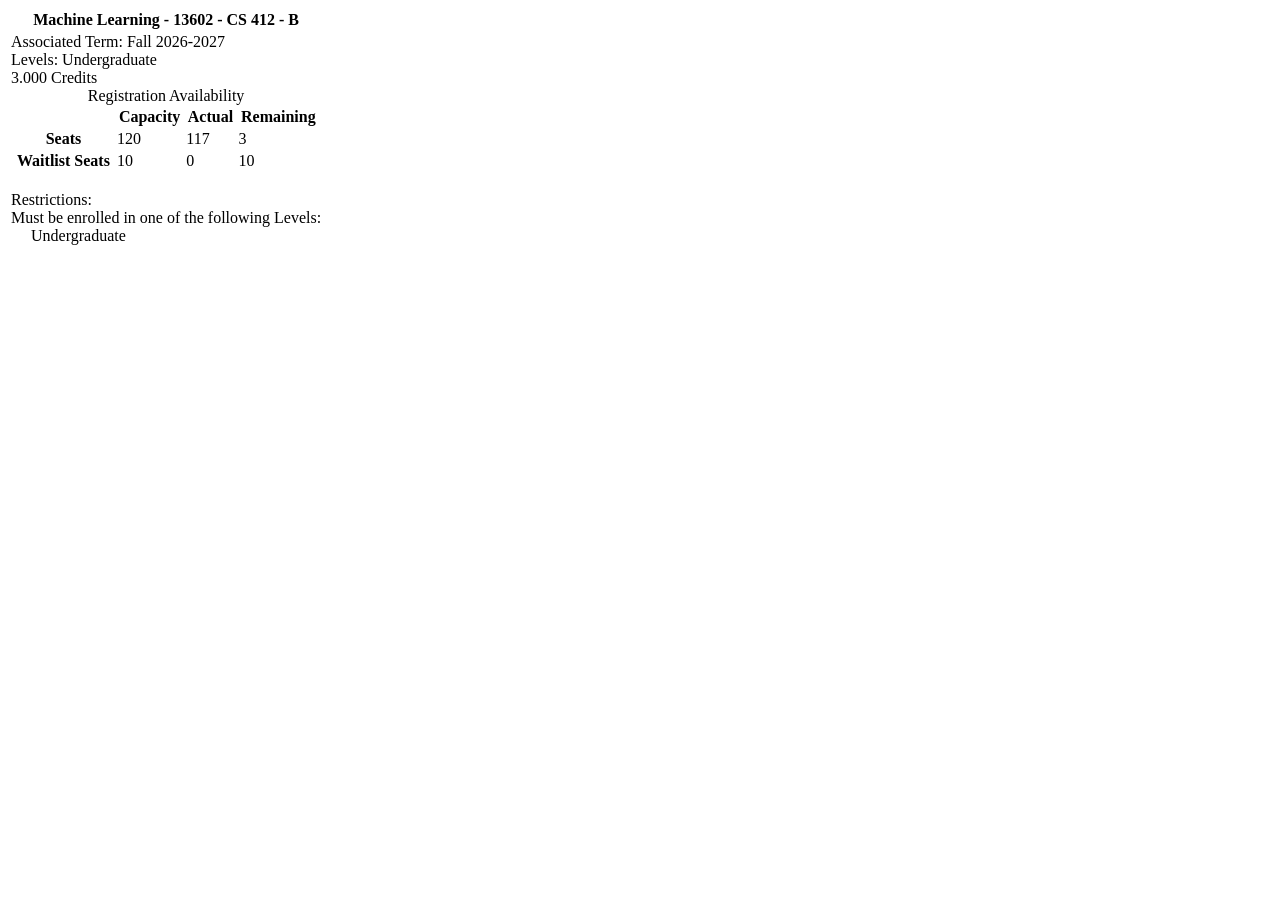
<file: scraper/tests/fixture_detail.html>
<html><body><div class="pagebodydiv">
<table class="datadisplaytable" summary="This table is used to present the detailed class information.">
<tr><th class="ddlabel" scope="row">Machine Learning - 13602 - CS 412 - B</th></tr>
<tr><td class="dddefault">
<span class="fieldlabeltext">Associated Term: </span>Fall 2026-2027<br>
<span class="fieldlabeltext">Levels: </span>Undergraduate<br>
3.000 Credits<br>
<table class="datadisplaytable" summary="This layout table is used to present the seating numbers." width="100%">
<caption class="captiontext">Registration Availability</caption>
<tr><td class="dddead">&nbsp;</td><th class="ddheader" scope="col">Capacity</th><th class="ddheader" scope="col">Actual</th><th class="ddheader" scope="col">Remaining</th></tr>
<tr><th class="ddlabel" scope="row"><span class="fieldlabeltext">Seats</span></th><td class="dddefault">120</td><td class="dddefault">117</td><td class="dddefault">3</td></tr>
<tr><th class="ddlabel" scope="row"><span class="fieldlabeltext">Waitlist Seats</span></th><td class="dddefault">10</td><td class="dddefault">0</td><td class="dddefault">10</td></tr>
</table>
<br>
<span class="fieldlabeltext">Restrictions:</span><br>
Must be enrolled in one of the following Levels:<br>&nbsp;&nbsp;&nbsp;&nbsp;&nbsp;Undergraduate<br>
</td></tr></table></div></body></html>
</file>
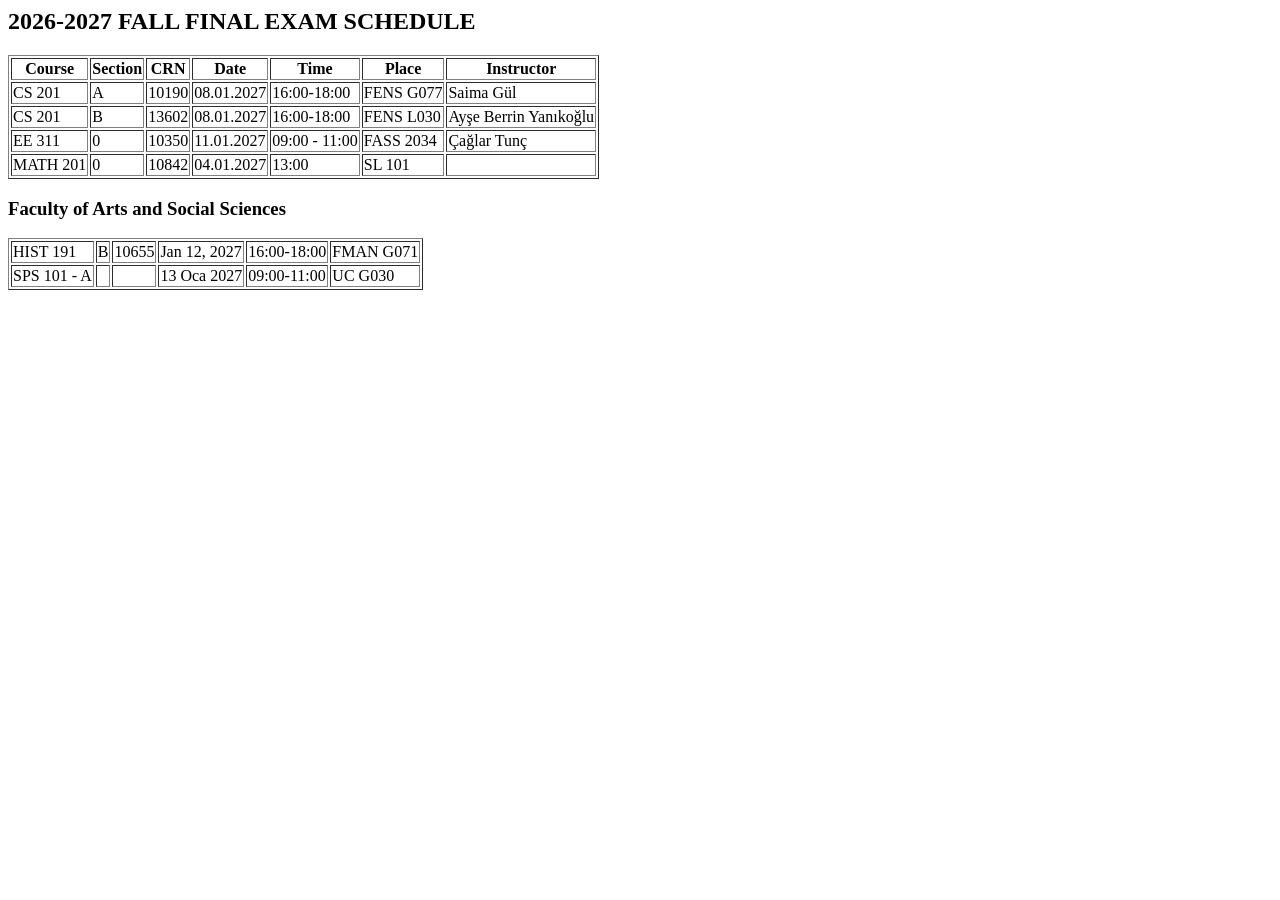
<file: scraper/tests/fixture_exams.html>
<html><head><title>Final Exam Schedule</title></head><body>
<h2>2026-2027 FALL FINAL EXAM SCHEDULE</h2>
<table border="1">
<tr><th>Course</th><th>Section</th><th>CRN</th><th>Date</th><th>Time</th><th>Place</th><th>Instructor</th></tr>
<tr><td>CS 201</td><td>A</td><td>10190</td><td>08.01.2027</td><td>16:00-18:00</td><td>FENS G077</td><td>Saima Gül</td></tr>
<tr><td>CS 201</td><td>B</td><td>13602</td><td>08.01.2027</td><td>16:00-18:00</td><td>FENS L030</td><td>Ayşe Berrin Yanıkoğlu</td></tr>
<tr><td>EE 311</td><td>0</td><td>10350</td><td>11.01.2027</td><td>09:00 - 11:00</td><td>FASS 2034</td><td>Çağlar Tunç</td></tr>
<tr><td>MATH 201</td><td>0</td><td>10842</td><td>04.01.2027</td><td>13:00</td><td>SL 101</td><td></td></tr>
</table>
<h3>Faculty of Arts and Social Sciences</h3>
<table border="1">
<tr><td>HIST 191</td><td>B</td><td>10655</td><td>Jan 12, 2027</td><td>16:00-18:00</td><td>FMAN G071</td></tr>
<tr><td>SPS 101 - A</td><td></td><td></td><td>13 Oca 2027</td><td>09:00-11:00</td><td>UC G030</td></tr>
</table>
</body></html>
</file>
<file: app.css>
/* SUMods — Sabancı University timetable planner */

:root {
  color-scheme: light;
  --ink: #13213c;
  --ink-2: #4c5a77;
  --ink-3: #7b869d;
  --paper: #f2f5f9;
  --surface: #ffffff;
  --surface-2: #f7f9fc;
  --rule: #dde3ec;
  --rule-2: #c6cfdd;
  --accent: #1f56d6;
  --accent-soft: #e6edfd;
  --accent-ink: #ffffff;
  --clash: #cc2038;
  --clash-soft: #fdeaec;
  --ok: #0d7a5f;
  --shadow: 0 6px 24px rgba(19, 33, 60, .13), 0 1px 3px rgba(19, 33, 60, .08);
  --radius: 10px;
  --lane: 54px;

  --c0-bg: #d9e6ff; --c0-ink: #123c97; --c0-edge: #a8c4f7;
  --c1-bg: #cdf0e6; --c1-ink: #0a6148; --c1-edge: #9adbc9;
  --c2-bg: #ffe6b6; --c2-ink: #7a4a00; --c2-edge: #f2c979;
  --c3-bg: #ffd9e0; --c3-ink: #9c1a3b; --c3-edge: #f5adbd;
  --c4-bg: #e5dcff; --c4-ink: #4c2cae; --c4-edge: #c3b2f4;
  --c5-bg: #d2eef8; --c5-ink: #0a566f; --c5-edge: #9bd3e8;
  --c6-bg: #ffdcc9; --c6-ink: #8e3a06; --c6-edge: #f5bb98;
  --c7-bg: #e2ecc6; --c7-ink: #465e08; --c7-edge: #c3d798;

  box-sizing: border-box;
  padding-top: env(safe-area-inset-top, 0px);
  padding-bottom: env(safe-area-inset-bottom, 0px);
}

@media (prefers-color-scheme: dark) {
  :root:not([data-theme="light"]) { color-scheme: dark; --ink: #e7ecf6; --ink-2: #a7b3c9; --ink-3: #7b8699;
    --paper: #0d1523; --surface: #141d2f; --surface-2: #19243a; --rule: #263248; --rule-2: #38465f;
    --accent: #7ba4ff; --accent-soft: #1c2c4d; --accent-ink: #0d1523; --clash: #ff6b81; --clash-soft: #3a1c26;
    --ok: #55c9a5; --shadow: 0 8px 28px rgba(0, 0, 0, .5), 0 1px 3px rgba(0, 0, 0, .4);
    --c0-bg: #1d3468; --c0-ink: #cadcff; --c0-edge: #2f4d90;
    --c1-bg: #104034; --c1-ink: #b6eedc; --c1-edge: #1d5f4e;
    --c2-bg: #4a3410; --c2-ink: #ffe1a6; --c2-edge: #6b4d1a;
    --c3-bg: #501d2b; --c3-ink: #ffcfd9; --c3-edge: #722b3f;
    --c4-bg: #32275f; --c4-ink: #ded3ff; --c4-edge: #483a85;
    --c5-bg: #103b4c; --c5-ink: #bfeaf7; --c5-edge: #1b566d;
    --c6-bg: #512710; --c6-ink: #ffd4bd; --c6-edge: #73391a;
    --c7-bg: #333f1b; --c7-ink: #dfeeb4; --c7-edge: #4b5c28;
  }
}

:root[data-theme="dark"] {
  color-scheme: dark; --ink: #e7ecf6; --ink-2: #a7b3c9; --ink-3: #7b8699;
  --paper: #0d1523; --surface: #141d2f; --surface-2: #19243a; --rule: #263248; --rule-2: #38465f;
  --accent: #7ba4ff; --accent-soft: #1c2c4d; --accent-ink: #0d1523; --clash: #ff6b81; --clash-soft: #3a1c26;
  --ok: #55c9a5; --shadow: 0 8px 28px rgba(0, 0, 0, .5), 0 1px 3px rgba(0, 0, 0, .4);
  --c0-bg: #1d3468; --c0-ink: #cadcff; --c0-edge: #2f4d90;
  --c1-bg: #104034; --c1-ink: #b6eedc; --c1-edge: #1d5f4e;
  --c2-bg: #4a3410; --c2-ink: #ffe1a6; --c2-edge: #6b4d1a;
  --c3-bg: #501d2b; --c3-ink: #ffcfd9; --c3-edge: #722b3f;
  --c4-bg: #32275f; --c4-ink: #ded3ff; --c4-edge: #483a85;
  --c5-bg: #103b4c; --c5-ink: #bfeaf7; --c5-edge: #1b566d;
  --c6-bg: #512710; --c6-ink: #ffd4bd; --c6-edge: #73391a;
  --c7-bg: #333f1b; --c7-ink: #dfeeb4; --c7-edge: #4b5c28;
}

.c0 { --bg: var(--c0-bg); --fg: var(--c0-ink); --edge: var(--c0-edge); }
.c1 { --bg: var(--c1-bg); --fg: var(--c1-ink); --edge: var(--c1-edge); }
.c2 { --bg: var(--c2-bg); --fg: var(--c2-ink); --edge: var(--c2-edge); }
.c3 { --bg: var(--c3-bg); --fg: var(--c3-ink); --edge: var(--c3-edge); }
.c4 { --bg: var(--c4-bg); --fg: var(--c4-ink); --edge: var(--c4-edge); }
.c5 { --bg: var(--c5-bg); --fg: var(--c5-ink); --edge: var(--c5-edge); }
.c6 { --bg: var(--c6-bg); --fg: var(--c6-ink); --edge: var(--c6-edge); }
.c7 { --bg: var(--c7-bg); --fg: var(--c7-ink); --edge: var(--c7-edge); }

*, *::before, *::after { box-sizing: inherit; }

html { scroll-padding-top: env(safe-area-inset-top, 0px); -webkit-text-size-adjust: 100%; }

body {
  margin: 0;
  background: var(--paper);
  color: var(--ink);
  font-family: "Instrument Sans", ui-sans-serif, system-ui, "Segoe UI", Roboto, "Helvetica Neue", Arial, sans-serif;
  font-size: 15px;
  line-height: 1.45;
  font-variant-numeric: tabular-nums;
  padding-bottom: 12px;
}

button, input, select, textarea { font: inherit; color: inherit; }
button { cursor: pointer; }
a { color: var(--accent); }

:focus-visible { outline: 2px solid var(--accent); outline-offset: 2px; border-radius: 4px; }

.sr { position: absolute; width: 1px; height: 1px; padding: 0; margin: -1px; overflow: hidden; clip-path: inset(50%); white-space: nowrap; }

/* ---------------------------------------------------------------- top bar */

.topbar {
  position: sticky;
  top: env(safe-area-inset-top, 0px);
  z-index: 40;
  display: flex;
  align-items: center;
  gap: 14px;
  padding: 9px max(14px, env(safe-area-inset-left)) 9px max(14px, env(safe-area-inset-right));
  background: color-mix(in srgb, var(--surface) 88%, transparent);
  backdrop-filter: blur(12px);
  border-bottom: 1px solid var(--rule);
}

.brand { display: flex; align-items: center; gap: 9px; font-weight: 700; letter-spacing: -.015em; font-size: 17px; }
.brand svg { display: block; }
.brand span { font-stretch: 88%; }

.tabs { display: none; gap: 2px; margin-left: 6px; }
.tabs button {
  border: 0; background: none; color: var(--ink-2); padding: 6px 12px; border-radius: 8px;
  font-weight: 600; font-size: 14px;
}
.tabs button[aria-selected="true"] { background: var(--accent-soft); color: var(--accent); }
.tabs button:hover { color: var(--ink); }

.topbar-right .select { max-width: 40vw; }
.topbar-right { margin-left: auto; display: flex; align-items: center; gap: 8px; }

.select {
  appearance: none; -webkit-appearance: none;
  background: var(--surface-2) url("data:image/svg+xml,%3Csvg xmlns='http://www.w3.org/2000/svg' width='10' height='7'%3E%3Cpath d='M1 1l4 4 4-4' fill='none' stroke='%237b869d' stroke-width='1.6' stroke-linecap='round'/%3E%3C/svg%3E") no-repeat right 10px center;
  border: 1px solid var(--rule); border-radius: 8px;
  padding: 6px 28px 6px 10px; font-size: 14px; font-weight: 600; max-width: 62vw;
  text-overflow: ellipsis;
}

.icon-btn {
  width: 34px; height: 34px; display: grid; place-items: center;
  border: 1px solid var(--rule); border-radius: 8px; background: var(--surface-2);
}
.icon-btn:hover { border-color: var(--rule-2); }

/* ---------------------------------------------------------------- layout */

main { padding: 14px max(14px, env(safe-area-inset-left)) 0 max(14px, env(safe-area-inset-right)); }
.view[hidden] { display: none; }

.tt-layout { display: grid; gap: 14px; grid-template-columns: minmax(0, 1fr); grid-template-areas: "search" "grid" "side"; }
.pane-search { grid-area: search; }
.pane-grid { grid-area: grid; min-width: 0; }
.pane-side { grid-area: side; min-width: 0; }

@media (min-width: 1080px) {
  .tt-layout {
    grid-template-columns: minmax(0, 1fr) 372px;
    grid-template-areas: "grid search" "grid side";
    align-items: start;
  }
  .pane-side { position: sticky; top: 76px; max-height: calc(100dvh - 96px); overflow: auto; padding-right: 2px; }
}

.card { background: var(--surface); border: 1px solid var(--rule); border-radius: var(--radius); }

/* ---------------------------------------------------------------- search */

.search-wrap { position: relative; }
.search-field { display: flex; align-items: center; gap: 8px; background: var(--surface); border: 1px solid var(--rule-2); border-radius: var(--radius); padding: 0 12px; }
.search-field:focus-within { border-color: var(--accent); box-shadow: 0 0 0 3px var(--accent-soft); }
.search-field svg { flex: none; color: var(--ink-3); }
.search-field input { flex: 1; border: 0; background: none; padding: 11px 0; font-size: 15px; min-width: 0; appearance: none; -webkit-appearance: none; }
.search-field input:focus { outline: none; }
.search-field input::placeholder { color: var(--ink-3); }
.search-clear { border: 0; background: none; color: var(--ink-3); padding: 4px; display: none; }
.search-field.filled .search-clear { display: block; }

.results {
  position: absolute; left: 0; right: 0; top: calc(100% + 6px); z-index: 30;
  background: var(--surface); border: 1px solid var(--rule); border-radius: var(--radius);
  box-shadow: var(--shadow); max-height: min(58vh, 420px); overflow: auto; padding: 4px;
}
.results[hidden] { display: none; }
.res {
  display: flex; align-items: baseline; gap: 8px; width: 100%; text-align: left;
  border: 0; background: none; border-radius: 8px; padding: 8px 10px;
}
.res:hover, .res.active { background: var(--surface-2); }
.res.active { box-shadow: inset 0 0 0 1px var(--rule-2); }
.res-code { font-weight: 700; font-stretch: 84%; letter-spacing: .01em; flex: none; }
.res-title { color: var(--ink-2); font-size: 13.5px; overflow: hidden; text-overflow: ellipsis; white-space: nowrap; }
.res-tag { margin-left: auto; flex: none; font-size: 12px; color: var(--ink-3); }
.res-tag.added { color: var(--ok); font-weight: 600; }
.res-empty { padding: 12px; color: var(--ink-3); font-size: 14px; }

/* ---------------------------------------------------------------- timetable */

.grid-card { padding: 10px 10px 12px; overflow: hidden; }

.tt-toolbar { display: flex; align-items: center; gap: 8px; padding: 0 2px 8px; }
.tt-toolbar .spacer { flex: 1; }
.chip-btn {
  border: 1px solid var(--rule); background: var(--surface-2); border-radius: 8px;
  padding: 5px 10px; font-size: 13px; font-weight: 600; color: var(--ink-2);
  display: inline-flex; align-items: center; gap: 6px;
}
.chip-btn:hover { border-color: var(--rule-2); color: var(--ink); }
.chip-btn[aria-pressed="true"] { background: var(--accent-soft); border-color: transparent; color: var(--accent); }
.tt-meta { font-size: 12.5px; color: var(--ink-3); }

.tt-scroll { overflow-x: auto; overflow-y: hidden; }
.tt-v .tt-vbody { margin-bottom: 12px; }            /* room for the last hour label (19:40) below the grid */
.tt-hint { margin: 8px 2px 0; font-size: 12.5px; color: var(--ink-3); }
.tt-hint[hidden] { display: none; }

.tt { --label-w: 46px; user-select: none; }
.tt-h { min-width: calc(var(--label-w) + var(--hours) * 56px); }
/* the whole day always shows: if it can't fit, the grid scrolls sideways instead of being cut */
#grid, #room-grid { overflow-x: auto; overscroll-behavior-x: contain; }
.tt-h .tt-dlabel { position: sticky; left: 0; z-index: 3; background: var(--surface); }
.tt-row { display: grid; grid-template-columns: var(--label-w) minmax(0, 1fr); }
.tt-axis { position: relative; height: 20px; }
.tt-tick { position: absolute; top: 0; font-size: 11px; color: var(--ink-3); transform: translateX(-50%); }
.tt-tick:first-child { transform: none; }
.tt-tick:last-child { transform: translateX(-100%); }
.tt-dlabel { font-size: 12px; font-weight: 600; color: var(--ink-2); padding-top: 6px; }
.tt-dlabel.today { color: var(--accent); }
.tt-track {
  position: relative; height: calc(var(--lanes) * var(--lane));
  border-top: 1px solid var(--rule);
  background-image: linear-gradient(to right, color-mix(in srgb, var(--rule) 70%, transparent) 1px, transparent 1px);
  background-size: calc(100% / var(--hours)) 100%;
}
.tt-row:last-child .tt-track { border-bottom: 1px solid var(--rule); }

.tt-v { --ppm: .86; }
.tt-vhead, .tt-vbody { display: grid; grid-template-columns: var(--label-w) repeat(var(--days), minmax(0, 1fr)); }
.tt-vhead { position: sticky; top: 0; background: var(--surface); z-index: 5; }
.tt-vname { font-size: 12px; font-weight: 600; color: var(--ink-2); text-align: center; padding: 2px 0 6px; }
.tt-vname.today { color: var(--accent); }
.tt-vbody { position: relative; margin-top: 9px; height: calc(var(--mins) * var(--ppm) * 1px); }
.tt-vaxis { position: relative; border-right: 1px solid var(--rule); }
.tt-vaxis span { position: absolute; right: 6px; font-size: 11px; color: var(--ink-3); transform: translateY(-6px); }
.tt-vcol {
  position: relative; border-right: 1px solid var(--rule);
  background-image: linear-gradient(to bottom, color-mix(in srgb, var(--rule) 70%, transparent) 1px, transparent 1px);
  background-size: 100% calc(60 * var(--ppm) * 1px);
}
.tt-vcol:last-child { border-right: 0; }

.blk {
  position: absolute; border: 0; border-radius: 9px; padding: 4px 7px; overflow: hidden;
  text-align: left; display: block; background: var(--bg); color: var(--fg);
  box-shadow: inset 4px 0 0 var(--fg), inset 0 0 0 1px var(--edge), 0 1px 2px rgba(19, 33, 60, .07);
  font-size: 12px; line-height: 1.25; padding-left: 10px;
}
.blk.sub { background: color-mix(in srgb, var(--bg) 45%, var(--surface)); }
.blk .b-code {
  display: block; font-weight: 700; font-stretch: 78%; letter-spacing: .01em; font-size: 12.5px;
  white-space: nowrap; overflow: hidden; text-overflow: ellipsis;
}
.tt-v .blk { font-size: 11.5px; line-height: 1.2; padding: 3px 6px; }
.tt-v .blk .b-code { font-size: 11.5px; }
.blk.short .b-code, .blk.tiny .b-code { font-size: 11px; }
.blk .b-grp {
  display: block; font-weight: 600; font-stretch: 84%; opacity: .85;
  white-space: nowrap; overflow: hidden; text-overflow: ellipsis;
}
.blk .b-where { display: block; font-stretch: 78%; opacity: .72; white-space: nowrap; text-overflow: ellipsis; overflow: hidden; }
.blk.short .b-where { display: none; }
.blk.tiny .b-grp, .blk.tiny .b-where { display: none; }
.blk.clash { box-shadow: inset 4px 0 0 var(--clash), inset 0 0 0 2px var(--clash), 0 1px 3px rgba(19, 33, 60, .1); }
.blk.dim { opacity: .4; }
.blk.active { box-shadow: inset 0 0 0 2px var(--accent), 0 1px 3px rgba(19, 33, 60, .1); }
.blk.ghost {
  background: color-mix(in srgb, var(--bg) 40%, var(--surface));
  border: 2px dashed color-mix(in srgb, var(--fg) 65%, transparent);
  box-shadow: none;
}
.blk.ghost:hover { background: var(--bg); border-color: var(--fg); }
.blk.ghost.will-clash { border-color: var(--clash); color: var(--clash); }

.now-line { position: absolute; background: var(--clash); pointer-events: none; z-index: 4; }
.tt-h .now-line { top: 0; bottom: 0; width: 2px; }
.tt-v .now-line { left: 0; right: 0; height: 2px; }

.tt-empty { position: absolute; inset: 0; display: grid; place-items: center; text-align: center; padding: 20px; }
.tt-empty p { margin: 0 0 4px; color: var(--ink-2); font-weight: 600; }
.tt-empty small { color: var(--ink-3); display: block; max-width: 34ch; margin: 0 auto 12px; }

.swapbar {
  display: flex; align-items: center; gap: 10px; margin-bottom: 10px;
  background: var(--accent-soft); color: var(--accent); border-radius: var(--radius); padding: 8px 10px; font-size: 13.5px; font-weight: 600;
}
.swapbar[hidden] { display: none; }
.swapbar button { margin-left: auto; border: 0; background: var(--accent); color: var(--accent-ink); border-radius: 7px; padding: 5px 11px; font-size: 13px; font-weight: 600; }

.tba-strip { display: flex; flex-wrap: wrap; gap: 6px; margin-top: 10px; align-items: center; font-size: 12.5px; color: var(--ink-3); }
.tba-strip .tba-item { background: var(--surface-2); border: 1px solid var(--rule); border-radius: 999px; padding: 3px 9px; color: var(--ink-2); font-weight: 600; }

/* ---------------------------------------------------------------- summary + course list */

.summary { display: flex; flex-wrap: wrap; gap: 8px; align-items: center; margin-bottom: 10px; }
.stat { background: var(--surface); border: 1px solid var(--rule); border-radius: 999px; padding: 4px 12px; font-size: 13px; font-weight: 600; }
.stat b { font-weight: 700; }
.stat.warn { color: var(--clash); border-color: color-mix(in srgb, var(--clash) 40%, var(--rule)); background: var(--clash-soft); }
.actions { display: flex; flex-wrap: wrap; gap: 8px; margin-bottom: 12px; }
.btn {
  border: 1px solid var(--rule-2); background: var(--surface); border-radius: 9px; padding: 7px 12px;
  font-size: 13.5px; font-weight: 600; display: inline-flex; align-items: center; gap: 7px;
}
.btn:hover { border-color: var(--ink-3); }
.btn.primary { background: var(--accent); border-color: transparent; color: var(--accent-ink); }
.btn.primary:hover { filter: brightness(1.06); }
.btn.quiet { border-color: transparent; background: none; color: var(--ink-2); }
.btn.quiet:hover { background: var(--surface-2); }

.course-list { display: grid; grid-template-columns: minmax(0, 1fr); gap: 10px; min-width: 0; }
.course {
  min-width: 0;
  background: var(--surface); border: 1px solid var(--rule); border-radius: var(--radius);
  padding: 10px 12px 11px; border-left: 4px solid var(--edge);
}
.course.hidden-course { opacity: .55; }
.course-top { display: flex; align-items: flex-start; gap: 8px; }
.course-code { font-weight: 700; font-stretch: 84%; letter-spacing: .01em; }
.course-title { color: var(--ink-2); font-size: 13.5px; }
.course-top .grow { flex: 1; min-width: 0; }
.course-btns { display: flex; gap: 2px; flex: none; }
.course-btns button { border: 0; background: none; color: var(--ink-3); border-radius: 7px; width: 28px; height: 28px; display: grid; place-items: center; }
.course-btns button:hover { background: var(--surface-2); color: var(--ink); }
.swatch { width: 15px; height: 15px; border-radius: 5px; border: 0; background: var(--bg); box-shadow: inset 0 0 0 1px var(--edge); margin-top: 4px; flex: none; }
.palette { display: flex; gap: 6px; margin: 8px 0 2px; }
.palette button { width: 22px; height: 22px; border-radius: 6px; border: 0; box-shadow: inset 0 0 0 1px var(--edge); }
.palette button[aria-pressed="true"] { outline: 2px solid var(--ink); outline-offset: 2px; }

.comp-row { display: grid; grid-template-columns: auto minmax(0, 1fr); gap: 8px; align-items: center; margin-top: 8px; }
.comp-name { font-size: 12.5px; font-weight: 700; font-stretch: 84%; color: var(--ink-2); }
.comp-row select { width: 100%; min-width: 0; max-width: 100%; text-overflow: ellipsis; }
.course-note { font-size: 12.5px; color: var(--ink-3); margin-top: 7px; }
.course-note.clash { color: var(--clash); font-weight: 600; }
.course-note.muted { color: var(--ink-3); font-size: 12.5px; }
.note-action { border: 0; background: none; padding: 0; font: inherit; font-weight: 700; color: inherit; text-decoration: underline; cursor: pointer; }
.course-note.clash .note-action { color: var(--clash); }
.course-note.muted .note-action { color: var(--accent); }

.empty-note { color: var(--ink-3); font-size: 14px; padding: 14px 2px; }

/* ---------------------------------------------------------------- courses + rooms views */

.filters { display: flex; flex-wrap: wrap; gap: 8px; margin-bottom: 12px; align-items: center; }
.filters .search-wrap { flex: 1 1 240px; }
.seg { display: inline-flex; background: var(--surface-2); border: 1px solid var(--rule); border-radius: 9px; padding: 2px; }
.seg button { border: 0; background: none; padding: 5px 11px; border-radius: 7px; font-size: 13px; font-weight: 600; color: var(--ink-2); }
.seg button[aria-pressed="true"] { background: var(--surface); color: var(--ink); box-shadow: 0 1px 2px rgba(19, 33, 60, .1); }

.catalog { display: grid; gap: 8px; }
.cat-item { background: var(--surface); border: 1px solid var(--rule); border-radius: var(--radius); }
.cat-head { display: flex; align-items: center; gap: 10px; padding: 10px 12px; width: 100%; background: none; border: 0; text-align: left; }
.cat-head .grow { flex: 1; min-width: 0; }
.cat-code { font-weight: 700; font-stretch: 84%; }
.cat-title { color: var(--ink-2); font-size: 13.5px; }
.cat-sub { color: var(--ink-3); font-size: 12.5px; margin-top: 2px; }
.cat-head .cat-sub { display: block; }
.cat-add { flex: none; }
.cat-body { padding: 0 12px 12px; display: none; }
.cat-item.open .cat-body { display: block; }
.sec-table { width: 100%; border-collapse: collapse; font-size: 13px; }
.sec-table caption { text-align: left; font-weight: 700; font-size: 12.5px; color: var(--ink-2); padding: 10px 0 4px; font-stretch: 84%; }
.sec-table th { text-align: left; font-weight: 600; font-size: 11.5px; color: var(--ink-3); padding: 2px 8px 2px 0; }
.sec-table td { padding: 3px 8px 3px 0; border-top: 1px solid var(--rule); vertical-align: top; }
.sec-table td:first-child { font-weight: 700; font-stretch: 86%; white-space: nowrap; }
.sec-table .muted { color: var(--ink-3); }

.detail-head { margin-bottom: 4px; }
.detail-meta { color: var(--ink-3); font-size: 12.5px; margin: 0 0 8px; }
.detail-desc { font-size: 14px; line-height: 1.55; margin: 0 0 10px; max-width: 72ch; }
.detail-desc.muted { color: var(--ink-3); font-size: 13px; }
.detail-extra { font-size: 13px; margin: 0 0 6px; color: var(--ink-2); max-width: 72ch; }
.detail-extra b { font-weight: 700; font-stretch: 86%; }
.detail-links { display: flex; flex-wrap: wrap; gap: 6px; margin: 10px 0 4px; }
.detail-links .btn { text-decoration: none; font-size: 12.5px; padding: 5px 10px; }
.course-note.warn { color: var(--c2-ink); font-weight: 600; }
:root[data-theme="dark"] .course-note.warn, :root:not([data-theme="light"]) .course-note.warn { color: #ffc766; }

.req-grid { display: grid; gap: 10px; grid-template-columns: repeat(auto-fill, minmax(220px, 1fr)); margin-bottom: 16px; }
.req-card { background: var(--surface); border: 1px solid var(--rule); border-radius: var(--radius); padding: 10px 12px; }
.req-card { display: block; width: 100%; text-align: left; font: inherit; color: inherit; cursor: pointer; }
.req-card:hover { border-color: var(--accent); }

.dlg-wide { width: min(640px, calc(100vw - 28px)); }
.req-tabs { display: flex; flex-wrap: wrap; gap: 4px; padding: 0 16px 10px; border-bottom: 1px solid var(--rule); }
.req-tab { border: 0; background: var(--surface-2); border-radius: 7px; padding: 5px 10px; font-size: 12.5px; font-weight: 600; color: var(--ink-2); }
.req-tab.active { background: var(--accent); color: var(--accent-ink); }
.req-pool-bar { margin: 8px 0; }
.req-pool-legend { display: flex; gap: 14px; font-size: 12px; color: var(--ink-2); margin-bottom: 10px; }
.req-pool-legend .req-pool-dot { display: inline-block; margin-right: 5px; }
.req-pool-list { display: grid; gap: 1px; background: var(--rule); border: 1px solid var(--rule); border-radius: 9px; overflow: hidden; }
.req-pool-row { display: grid; grid-template-columns: 10px auto 1fr auto auto; align-items: center; gap: 9px; padding: 7px 10px; background: var(--surface); font-size: 13px; }
.req-pool-credits { font-size: 11px; color: var(--ink-3); white-space: nowrap; }
.req-pool-dot { width: 8px; height: 8px; border-radius: 50%; background: var(--ink-3); }
.req-pool-code { font-weight: 700; font-stretch: 84%; white-space: nowrap; }
.req-pool-title { color: var(--ink-3); overflow: hidden; text-overflow: ellipsis; white-space: nowrap; }
.req-pool-status { font-size: 11.5px; font-weight: 600; color: var(--ink-3); white-space: nowrap; }
.req-pool-row.req-pool-taken .req-pool-dot { background: var(--ok); }
.req-pool-row.req-pool-taken .req-pool-status { color: var(--ok); }
.req-pool-row.req-pool-taken { background: color-mix(in srgb, var(--ok) 7%, var(--surface)); }
.req-pool-row.req-pool-planned .req-pool-dot { background: var(--c2-ink); }
.req-pool-row.req-pool-planned .req-pool-status { color: var(--c2-ink); }
.req-pool-row.req-pool-planned { background: color-mix(in srgb, var(--c2-bg) 55%, var(--surface)); }
.req-pool-row.req-pool-failed .req-pool-dot { background: var(--clash); }
.req-pool-row.req-pool-failed .req-pool-status { color: var(--clash); }
.req-pool-row.req-pool-open .req-pool-title { color: var(--ink-3); }
.req-pool-legend .req-pool-taken { background: var(--ok); }
.req-rule { font-size: 12px; color: var(--ink-3); margin: 5px 0 0; }
.req-rule.met { color: var(--ok); font-weight: 600; }
.req-rule.planned { color: var(--c2-ink); }
.req-rule.bad { color: var(--clash); font-weight: 600; }
.req-rules { display: grid; gap: 4px; margin: 0 0 10px; padding: 8px 10px; border: 1px solid var(--rule); border-radius: 9px; }
.req-pool-legend .req-pool-planned { background: var(--c2-ink); }
.req-pool-legend .req-pool-open { background: var(--ink-3); }
.req-card { cursor: pointer; }
.req-card:hover { border-color: var(--rule-2); }
.req-card.open { border-color: var(--accent); }
.req-detail { margin-top: 9px; padding-top: 8px; border-top: 1px solid var(--rule); display: grid; gap: 6px; }
.req-detail-row { display: grid; grid-template-columns: auto 1fr auto; gap: 6px 8px; align-items: baseline; font-size: 12.5px; }
.req-detail-code { font-weight: 700; font-stretch: 84%; }
.req-detail-title { color: var(--ink-2); overflow: hidden; text-overflow: ellipsis; white-space: nowrap; }
.req-detail-term { color: var(--ink-3); white-space: nowrap; }
.req-detail-sub { grid-column: 1 / -1; color: var(--accent); font-size: 11.5px; }
.req-top { display: flex; justify-content: space-between; gap: 8px; font-size: 13px; margin-bottom: 7px; }
.req-top span { color: var(--ink-3); font-variant-numeric: tabular-nums; }
.bar { height: 6px; border-radius: 99px; background: var(--surface-2); box-shadow: inset 0 0 0 1px var(--rule); overflow: hidden; }
.bar { position: relative; }
.bar span { display: block; height: 100%; background: color-mix(in srgb, var(--accent) 45%, transparent); }
.bar i { position: absolute; inset: 0 auto 0 0; background: var(--accent); }
.req-missing { font-size: 12px; color: var(--ink-3); margin: 7px 0 0; }

.plan-grid { display: grid; gap: 12px; grid-template-columns: repeat(auto-fill, minmax(250px, 1fr)); }
.sem-card { background: var(--surface); border: 1px solid var(--rule); border-radius: var(--radius); padding: 10px 12px 11px; }
.sem-head { display: flex; justify-content: space-between; font-size: 13px; margin-bottom: 8px; }
.sem-head span { color: var(--ink-3); }
.sem-row { display: grid; grid-template-columns: auto minmax(0, 1fr) auto auto auto; gap: 8px; align-items: center; padding: 4px 0; border-top: 1px solid var(--rule); }
.grade-select { border: 1px solid var(--rule); border-radius: 6px; background: var(--surface-2); font-size: 11.5px; font-weight: 700; padding: 1px 4px; width: 46px; }
.add-term { border-style: dashed; }
.sem-head span { display: inline-flex; align-items: center; gap: 6px; }
.import-list { display: grid; gap: 6px; margin: 8px 0 4px; }
.import-row { display: grid; grid-template-columns: auto minmax(0, 1fr); gap: 10px; font-size: 12.5px; padding: 6px 8px; background: var(--surface-2); border-radius: 8px; }
.import-row span { color: var(--ink-3); }
#import-file { width: 100%; font-size: 13px; padding: 10px; border: 1px dashed var(--rule-2); border-radius: 9px; background: var(--surface-2); }
.sem-row.warn { color: var(--c2-ink); }
.sem-code { border: 0; background: none; padding: 0; font-weight: 700; font-stretch: 84%; font-size: 13px; color: inherit; }
.sem-code:hover { color: var(--accent); }
.sem-title { color: var(--ink-3); font-size: 12px; overflow: hidden; text-overflow: ellipsis; white-space: nowrap; }
.sem-cr { font-size: 12px; color: var(--ink-3); font-variant-numeric: tabular-nums; }
.sem-x { border: 0; background: none; color: var(--ink-3); font-size: 12px; padding: 0 2px; }
.sem-x:hover { color: var(--clash); }
.sem-issue { grid-column: 1 / -1; font-size: 11.5px; color: var(--c2-ink); }
.sem-plus { width: 100%; margin-top: 8px; border: 1px dashed var(--rule-2); background: none; color: var(--ink-3); border-radius: 8px; padding: 6px; font-size: 12.5px; font-weight: 600; }
.sem-plus:hover { border-color: var(--accent); color: var(--accent); }
.sem-add { margin-top: 8px; }
.sem-input { width: 100%; border: 1px solid var(--accent); border-radius: 8px; padding: 6px 9px; font-size: 13px; background: var(--surface-2); }
.sem-results { margin-top: 4px; max-height: 190px; overflow: auto; }
.sem-results .res { padding: 5px 7px; font-size: 12.5px; }
:root[data-theme="dark"] .sem-row.warn, :root:not([data-theme="light"]) .sem-row.warn,
:root[data-theme="dark"] .sem-issue, :root:not([data-theme="light"]) .sem-issue { color: #ffc766; }

/* Today: the next days as compact cards (phone first). One header line per day, classes beneath, quiet days collapse to a line. */
.today-days { display: grid; grid-template-columns: minmax(0, 1fr); gap: 10px; max-width: 720px; }
.day-card { min-width: 0; background: var(--surface); border: 1px solid var(--rule); border-radius: var(--radius); padding: 10px 14px 6px; }
.day-card.is-today { border-color: color-mix(in srgb, var(--accent) 45%, var(--rule)); }
.day-card.quiet { padding-bottom: 10px; }
.day-head { display: flex; flex-wrap: wrap; align-items: baseline; column-gap: 8px; row-gap: 2px; min-width: 0; }
.day-head h3 { margin: 0; font-size: 16px; letter-spacing: -.01em; }
.day-card.is-today .day-head h3 { color: var(--accent); }
.day-date { color: var(--ink-3); font-size: 12.5px; font-weight: 600; white-space: nowrap; }
.day-wxs { margin-left: auto; display: inline-flex; gap: 10px; align-self: center; }
.day-wx { display: inline-flex; align-items: center; gap: 4px; color: var(--ink-2); font-variant-numeric: tabular-nums; }
.day-wx b { font-size: 14px; color: var(--ink); }
.day-wx small { font-size: 12px; color: var(--ink-3); }
.wx-ico { flex: none; }
.day-note { margin: 4px 0 2px; font-size: 13px; color: var(--ink-3); }
.day-note.holiday { color: var(--accent); font-weight: 600; }
.today-row { display: grid; grid-template-columns: 46px minmax(0, 1fr) auto; gap: 10px; align-items: center; padding: 7px 0; border-top: 1px solid var(--rule); }
.day-head + .today-row { margin-top: 6px; }
.today-time { font-weight: 700; font-size: 14px; font-variant-numeric: tabular-nums; line-height: 1.15; }
.today-time small { display: block; font-weight: 400; font-size: 11.5px; color: var(--ink-3); }
.today-main { display: flex; align-items: center; gap: 8px; min-width: 0; flex-wrap: wrap; }
.today-code { font-weight: 700; font-stretch: 84%; background: var(--bg); color: var(--fg); border-radius: 6px; padding: 1px 7px; }
.today-where { color: var(--ink-3); font-size: 12.5px; }
.today-status { font-size: 12.5px; color: var(--ink-3); font-weight: 600; white-space: nowrap; }
.today-row.past { opacity: .5; }
.today-row.live .today-status { color: var(--accent); }
.today-row.live { background: var(--accent-soft); border-radius: 9px; padding-left: 8px; padding-right: 8px; margin: 0 -8px; }
#today-more { justify-self: start; }

.blk.custom { background-image: repeating-linear-gradient(135deg, transparent 0 7px, color-mix(in srgb, var(--fg) 9%, transparent) 7px 9px); }
.events-list { display: grid; gap: 6px; margin-bottom: 12px; }
.event-row { display: grid; grid-template-columns: auto 1fr auto; gap: 8px; align-items: baseline; text-align: left; width: 100%;
  background: var(--surface); border: 1px solid var(--rule); border-radius: 9px; padding: 7px 10px; font-size: 13px; }
.event-row:hover { border-color: var(--accent); }
.event-grid { display: grid; grid-template-columns: repeat(3, minmax(0, 1fr)); gap: 10px; margin-bottom: 10px; }
.event-grid label { display: grid; gap: 4px; font-size: 12.5px; color: var(--ink-2); font-weight: 600; }
.event-grid .full { grid-column: 1 / -1; }
.event-grid input { border: 1px solid var(--rule-2); border-radius: 8px; padding: 7px 9px; background: var(--surface-2); font-size: 14px; width: 100%; }
.reg-today { background: var(--accent-soft); color: var(--accent); font-weight: 700; font-size: 13px; border-radius: 9px; padding: 7px 10px; margin: 10px 0 0; }
.day-badge.today { box-shadow: 0 0 0 2px var(--accent); }

.workload { margin-top: 14px; }
.workload h3, .pg-wrap h3 { font-size: 12px; font-weight: 700; color: var(--ink-3); margin: 0 0 6px; font-stretch: 84%; text-transform: uppercase; letter-spacing: .04em; }
.wl-bar { display: flex; height: 12px; border-radius: 99px; overflow: hidden; background: var(--surface-2); box-shadow: inset 0 0 0 1px var(--rule); }
.wl-seg { display: block; height: 100%; background: var(--fg); }
.wl-seg.study { background: repeating-linear-gradient(135deg, var(--rule-2) 0 4px, transparent 4px 8px); }
.wl-legend { display: flex; flex-wrap: wrap; gap: 12px; font-size: 12.5px; margin: 7px 0 4px; }
.wl-legend i { display: inline-block; width: 9px; height: 9px; border-radius: 3px; margin-right: 5px; background: var(--fg); vertical-align: 0; }
.wl-legend i.study { background: repeating-linear-gradient(135deg, var(--rule-2) 0 3px, transparent 3px 6px); box-shadow: inset 0 0 0 1px var(--rule-2); }

.pg-wrap { margin-top: 14px; overflow-x: auto; }
.pg { display: block; width: 100%; height: auto; }
.pg-head { font-size: 10.5px; fill: var(--ink-3); font-weight: 700; letter-spacing: .04em; text-transform: uppercase; }
.pg-edge { fill: none; stroke: var(--rule-2); stroke-width: 1.4; }
.pg-node { cursor: pointer; }
.pg-node rect { fill: var(--surface-2); stroke: var(--rule-2); }
.pg-node text { font-size: 12px; font-weight: 700; fill: var(--ink); font-family: inherit; }
.pg-node:hover rect, .pg-node:focus rect { stroke: var(--accent); }
.pg-node.center rect { fill: var(--accent); stroke: var(--accent); }
.pg-node.center text { fill: var(--accent-ink); }
.pg-node.alt rect { stroke-dasharray: 4 3; }
.pg-node.off text { fill: var(--ink-3); }

.seat { display: inline-block; font-size: 11.5px; font-weight: 700; border-radius: 999px; padding: 1px 7px; white-space: nowrap; }
.seat.ok { background: var(--c1-bg); color: var(--c1-ink); }
.seat.low { background: var(--c2-bg); color: var(--c2-ink); }
.seat.full { background: var(--clash-soft); color: var(--clash); }
.seat-note { font-size: 12px; color: var(--ink-3); display: flex; align-items: center; gap: 8px; margin: 6px 0 0; }
.crn-row .seat { margin-left: 6px; }

.regdays { margin-top: 12px; padding: 12px 14px 14px; }
.regdays:empty { display: none; }
.reg-head { display: flex; flex-wrap: wrap; gap: 12px; align-items: center; margin-bottom: 8px; }
.reg-head .side-head { margin: 0; }
.minor-chip { display: inline-flex; align-items: center; gap: 6px; flex-wrap: nowrap; max-width: 100%; background: var(--surface); border: 1px solid var(--rule); border-radius: 999px; padding: 3px 6px 3px 12px; font-size: 13px; }
.minor-chip b { white-space: nowrap; }
.minor-chip .select { min-width: 0; padding-top: 3px; padding-bottom: 3px; font-size: 13px; }
.reg-pick { display: inline-flex; align-items: center; gap: 6px; font-size: 12.5px; color: var(--ink-2); font-weight: 600; max-width: 100%; min-width: 0; }
.reg-pick .select { min-width: 0; max-width: 100%; text-overflow: ellipsis; }
html { overflow-x: hidden; }
@supports (overflow: clip) { html { overflow-x: clip; } body { overflow-x: clip; } }
body { overscroll-behavior-x: none; }
/* iOS Safari ignores overflow-x on the page for touch panning (it shows up when the phone is turned sideways): only vertical
   panning (and pinch) is allowed on the page itself. Scrollers like the timetable grid are their own scroll containers,
   so they keep their sideways scrolling. */
html, body { touch-action: pan-y pinch-zoom; width: 100%; }
#grid, #room-grid, .tt-scroll, .pg-wrap { touch-action: pan-x pan-y pinch-zoom; }
.reg-table { width: 100%; border-collapse: collapse; font-size: 13px; }
.reg-table th { text-align: left; font-size: 11px; color: var(--ink-3); font-weight: 600; padding-bottom: 4px; }
.reg-table td { padding: 5px 8px 5px 0; border-top: 1px solid var(--rule); vertical-align: middle; }
.reg-code { font-weight: 700; font-stretch: 84%; color: var(--fg); }
.day-badge { display: inline-block; border-radius: 999px; padding: 1px 9px; font-size: 11.5px; font-weight: 700; }
.day-badge.d1 { background: var(--c1-bg); color: var(--c1-ink); }
.day-badge.d2 { background: var(--c2-bg); color: var(--c2-ink); }
.day-badge.d3 { background: var(--c0-bg); color: var(--c0-ink); }
.day-badge.approval { background: var(--c5-bg, #efe3ff); color: var(--c5-ink, #5b2a9c); }
.day-badge.none { background: var(--clash-soft); color: var(--clash); }
.reg-crns { display: flex; flex-wrap: wrap; gap: 4px; }
.crn-chip { border: 1px solid var(--rule); background: var(--surface-2); border-radius: 6px; padding: 1px 7px; font-size: 12px; font-variant-numeric: tabular-nums; }
.crn-chip:hover { border-color: var(--accent); color: var(--accent); }
.reg-flags { font-size: 11.5px; color: var(--ink-3); }
.restricted-row { background: color-mix(in srgb, var(--c2-bg) 35%, transparent); }
.restrict-badge {
  display: inline-block; font-size: 10.5px; font-weight: 700; text-transform: uppercase; letter-spacing: .02em;
  background: var(--c2-bg); color: var(--c2-ink); border-radius: 5px; padding: 1px 6px; margin-left: 4px; vertical-align: 1px; cursor: help;
}

.side-head { font-size: 12px; font-weight: 700; color: var(--ink-3); margin: 0 0 6px; font-stretch: 84%; text-transform: uppercase; letter-spacing: .04em; }
.finals { margin-bottom: 14px; }
.final-row { display: grid; grid-template-columns: auto 1fr auto; gap: 8px; align-items: baseline; font-size: 13px; padding: 5px 0; border-bottom: 1px solid var(--rule); }
.final-row:last-of-type { border-bottom: 0; }
.final-code { font-weight: 700; font-stretch: 84%; background: var(--bg); color: var(--fg); border-radius: 5px; padding: 1px 6px; }
.final-where { color: var(--ink-3); font-size: 12.5px; }
.final-row.clash { color: var(--clash); }

.reqs { margin-top: 14px; }
.reqs h3 { font-size: 12px; font-weight: 700; color: var(--ink-3); margin: 12px 0 5px; font-stretch: 84%; text-transform: uppercase; letter-spacing: .04em; }
.req-list { list-style: none; margin: 0; padding-left: 0; }
.req-list .req-list { padding-left: 16px; border-left: 1px solid var(--rule); margin: 4px 0 4px 8px; }
.req-list li { margin: 3px 0; }
.req {
  border: 1px solid var(--rule-2); background: var(--surface-2); border-radius: 7px;
  padding: 2px 8px; font-size: 12.5px; font-weight: 700; font-stretch: 86%;
}
.req:hover { border-color: var(--accent); color: var(--accent); }
.req-off { color: var(--ink-3); border-style: dashed; cursor: default; }
.req-or { font-size: 12px; color: var(--ink-3); }
.req-opens { display: flex; flex-wrap: wrap; gap: 5px; margin: 0; }

.opt-grid { display: flex; gap: 12px; flex-wrap: wrap; margin: 6px 0 4px; }
.opt-grid label { display: grid; gap: 4px; font-size: 12.5px; color: var(--ink-2); font-weight: 600; }
.option {
  display: grid; grid-template-columns: auto minmax(0, 1fr) auto; gap: 10px; align-items: center;
  width: 100%; text-align: left; background: var(--surface-2); border: 1px solid var(--rule);
  border-radius: 10px; padding: 9px 11px; margin-bottom: 6px;
}
.option:hover { border-color: var(--accent); }
.option-rank { width: 22px; height: 22px; display: grid; place-items: center; border-radius: 7px; background: var(--ink); color: var(--paper); font-size: 12px; font-weight: 700; }
.option-main { display: grid; gap: 2px; min-width: 0; }
.option-stats { display: flex; gap: 10px; flex-wrap: wrap; font-size: 13px; font-weight: 600; }
.option-flags { font-size: 12px; color: var(--clash); }
.option-ok { font-size: 12px; color: var(--ok); }
.option-use { font-size: 12.5px; font-weight: 700; color: var(--accent); }

.date-row { display: flex; gap: 12px; flex-wrap: wrap; margin: 10px 0 4px; }
.date-row label { display: grid; gap: 4px; font-size: 12.5px; color: var(--ink-2); font-weight: 600; }
.date-row input { border: 1px solid var(--rule-2); border-radius: 8px; padding: 7px 9px; background: var(--surface-2); font-size: 14px; }

.room-grid-wrap { margin-top: 12px; }
.room-list { display: flex; flex-wrap: wrap; gap: 6px; }
.room-btn { border: 1px solid var(--rule); background: var(--surface); border-radius: 8px; padding: 4px 9px; font-size: 13px; font-weight: 600; }
.room-btn[aria-pressed="true"] { background: var(--accent); border-color: transparent; color: var(--accent-ink); }
.building { font-size: 12px; font-weight: 700; color: var(--ink-3); margin: 12px 0 5px; font-stretch: 84%; }

/* ---------------------------------------------------------------- dialogs, toast, banner */

dialog {
  border: 1px solid var(--rule); border-radius: 14px; background: var(--surface); color: var(--ink);
  padding: 0; width: min(520px, calc(100vw - 28px)); box-shadow: var(--shadow);
}
dialog::backdrop { background: rgba(10, 18, 32, .45); }
.dlg-head { display: flex; align-items: center; gap: 10px; padding: 14px 16px 6px; }
.dlg-head h2 { margin: 0; font-size: 17px; font-weight: 700; letter-spacing: -.01em; }
.dlg-head button { margin-left: auto; }
.dlg-body { padding: 4px 16px 14px; max-height: min(64vh, 520px); overflow: auto; }
.dlg-foot { display: flex; gap: 8px; padding: 10px 16px 14px; border-top: 1px solid var(--rule); flex-wrap: wrap; }
.dlg-body p { margin: 4px 0 12px; color: var(--ink-2); font-size: 13.5px; }

.crn-list { display: grid; gap: 6px; margin-bottom: 14px; }
.crn-row { display: flex; align-items: center; gap: 10px; width: 100%; background: var(--surface-2); border: 1px solid var(--rule); border-radius: 9px; padding: 8px 10px; text-align: left; }
.crn-row:hover { border-color: var(--accent); }
.crn-num { font-weight: 700; font-size: 15px; letter-spacing: .02em; }
.crn-for { color: var(--ink-2); font-size: 13px; }
.crn-copy { margin-left: auto; color: var(--ink-3); font-size: 12px; }
textarea.paste { width: 100%; min-height: 72px; border: 1px solid var(--rule); border-radius: 9px; padding: 8px 10px; background: var(--surface-2); resize: vertical; font-size: 14px; }

.opt { display: flex; align-items: flex-start; gap: 9px; padding: 7px 0; font-size: 14px; }
.opt input { margin-top: 3px; width: 16px; height: 16px; accent-color: var(--accent); }
.daychips { display: flex; gap: 6px; flex-wrap: wrap; margin: 4px 0 8px 25px; }
.daychips button { border: 1px solid var(--rule); background: var(--surface-2); border-radius: 999px; padding: 3px 10px; font-size: 13px; font-weight: 600; color: var(--ink-2); }
.daychips button[aria-pressed="true"] { background: var(--accent); border-color: transparent; color: var(--accent-ink); }

#toast-host { position: fixed; left: 0; right: 0; bottom: calc(env(safe-area-inset-bottom, 0px) + 74px); display: grid; justify-items: center; gap: 8px; z-index: 60; pointer-events: none; }
@media (min-width: 760px) { #toast-host { bottom: calc(env(safe-area-inset-bottom, 0px) + 18px); } }
.toast {
  pointer-events: auto; background: var(--ink); color: var(--paper); border-radius: 10px; padding: 9px 12px;
  font-size: 13.5px; font-weight: 600; display: flex; align-items: center; gap: 12px; box-shadow: var(--shadow);
  max-width: min(92vw, 460px);
}
.toast button { border: 0; background: none; color: var(--accent); font-weight: 700; font-size: 13.5px; padding: 0; }
:root[data-theme="dark"] .toast button, :root:not([data-theme="light"]) .toast button { color: #9dbaff; }

.banner[hidden] { display: none; }
.banner { display: flex; align-items: center; gap: 10px; flex-wrap: wrap; background: var(--accent-soft); color: var(--accent); border-radius: var(--radius); padding: 10px 12px; margin-bottom: 12px; font-size: 13.5px; font-weight: 600; }
.banner .btn { border-color: transparent; }

/* ---------------------------------------------------------------- bottom tabs (mobile) */

.tabbar {
  position: fixed; left: 0; right: 0; bottom: 0; z-index: 50;
  display: grid; grid-template-columns: repeat(5, 1fr);
  background: color-mix(in srgb, var(--surface) 92%, transparent);
  backdrop-filter: blur(12px); border-top: 1px solid var(--rule);
  padding-bottom: calc(env(safe-area-inset-bottom, 0px));
}
.tabbar button { border: 0; background: none; color: var(--ink-3); padding: 8px 0 9px; font-size: 10.5px; font-weight: 600; display: grid; justify-items: center; gap: 2px; }
.tabbar button[aria-selected="true"] { color: var(--accent); }

@media (min-width: 760px) {
  .tabs { display: flex; }
  .tabbar { display: none; }
  body { padding-bottom: 20px; }
}
@media (max-width: 759px) {
  body { padding-bottom: 68px; }
}

footer { color: var(--ink-3); font-size: 12px; padding: 18px max(14px, env(safe-area-inset-left)) 0; line-height: 1.6; }
footer a { color: inherit; }

@media (prefers-reduced-motion: no-preference) {
  .blk { transition: box-shadow .12s ease, opacity .12s ease; }
  .toast { animation: rise .18s ease-out; }
  @keyframes rise { from { transform: translateY(6px); opacity: 0; } }
}


@media print {
  .topbar, .tabbar, .pane-search, .actions, .tt-toolbar, .tt-hint, #toast-host, footer, .course-btns, .finals { display: none !important; }
  body { background: #fff; padding: 0; }
  .tt-layout { display: block; }
  .card { border: 0; }
  .tt-scroll { overflow: visible; }
  .course { break-inside: avoid; }
  .blk { box-shadow: inset 0 0 0 1px rgba(0, 0, 0, .25); print-color-adjust: exact; -webkit-print-color-adjust: exact; }
}

/* course finder */
.fd-filters { display: flex; flex-wrap: wrap; gap: 8px; margin: 8px 0; }
.fd-input { flex: 1 1 180px; border: 1px solid var(--rule-2); border-radius: 8px; padding: 7px 10px; background: var(--surface-2); color: inherit; font: inherit; }
.fd-toggles { display: flex; flex-wrap: wrap; gap: 14px; font-size: 13px; color: var(--ink-2); margin-bottom: 6px; }
.fd-results { display: grid; gap: 6px; max-height: 55vh; overflow: auto; }
.fd-row { display: grid; grid-template-columns: 1fr auto auto; gap: 8px; align-items: center; padding: 8px 10px; border: 1px solid var(--rule); border-radius: 9px; background: var(--surface); }
.fd-main { min-width: 0; font-size: 13px; }
.fd-main span { color: var(--ink-2); }
.fd-sub { font-size: 12px; color: var(--ink-3); margin-top: 3px; }
.fd-badge { display: inline-block; border-radius: 999px; padding: 1px 8px; font-size: 11.5px; font-weight: 700; margin-left: 4px; }
.fd-badge.ok { background: var(--c1-bg); color: var(--c1-ink); }
.fd-badge.move { background: var(--c2-bg); color: var(--c2-ink); }

/* settings */
.set-group { border-top: 1px solid var(--rule); padding: 12px 0 4px; }
.set-group:first-child { border-top: 0; padding-top: 0; }
.set-group h3 { font-size: 12px; font-weight: 700; color: var(--ink-3); margin: 0 0 8px; text-transform: uppercase; letter-spacing: .04em; font-stretch: 84%; }
.set-row { display: flex; align-items: center; justify-content: space-between; gap: 12px; padding: 6px 0; font-size: 14px; }
.set-row.set-stack { align-items: flex-start; }
.set-checks { display: grid; gap: 6px; font-size: 13.5px; }
.set-actions { display: flex; flex-wrap: wrap; gap: 8px; margin: 8px 0; }
.set-actions label.btn { cursor: pointer; }
.btn.danger { color: var(--clash); }

/* 12-hour labels ("12:40 pm") need a wider time gutter than "12:40" */
.clock12 .tt { --label-w: 62px; }
.tt-vaxis span, .tt-tick { white-space: nowrap; }

/* credits above the per-term maximum */
.stat.over { background: var(--clash-soft); color: var(--clash); box-shadow: inset 0 0 0 1px var(--clash); }
.stat.over b { color: var(--clash); }

/* in the catalog but not in this term's schedule */
.pg-node.offterm rect { opacity: .55; stroke-dasharray: 3 2; }
.pg-node.offterm text { opacity: .7; }

/* a rule sentence from the degree page, under a requirement card (two lines; the dialog shows all of it) */
.req-note-line { margin: 6px 0 0; font-size: 12px; color: var(--ink-3); display: -webkit-box; -webkit-line-clamp: 2; -webkit-box-orient: vertical; overflow: hidden; }

.day-fit { display: flex; align-items: center; gap: 4px; margin: 4px 0 2px; font-size: 12.5px; color: var(--ink-3); }
.day-fit span { margin-left: 4px; min-width: 0; }
.fit-ico { flex: none; color: var(--accent); }
.day-party { display: inline-flex; align-self: center; color: var(--accent); }
.day-note.holiday { display: flex; align-items: center; gap: 6px; }
.day-card.is-holiday { border-color: color-mix(in srgb, var(--accent) 35%, var(--rule)); }
.today-row.off { opacity: .55; }
.today-row.off .today-code { text-decoration: line-through; }
.today-row.off .today-status { color: var(--accent); font-weight: 600; }

.today-tag { display: inline-block; margin-left: 6px; padding: 0 6px; border-radius: 6px; font-size: 11px; color: var(--accent); background: var(--accent-soft); }
.day-note.makeup { color: var(--accent); }

.quick-links { display: flex; flex-wrap: wrap; gap: 8px; margin: 0 0 14px; }
.quick-links .btn { text-decoration: none; }
#preview-events { display: inline-flex; align-items: center; gap: 6px; font-size: 13px; }
#preview-events[hidden] { display: none; }
#set-token { flex: 1 1 180px; min-width: 0; padding: 7px 10px; border: 1px solid var(--line, #8884); border-radius: 8px; background: transparent; color: inherit; font: inherit; }
</file>
